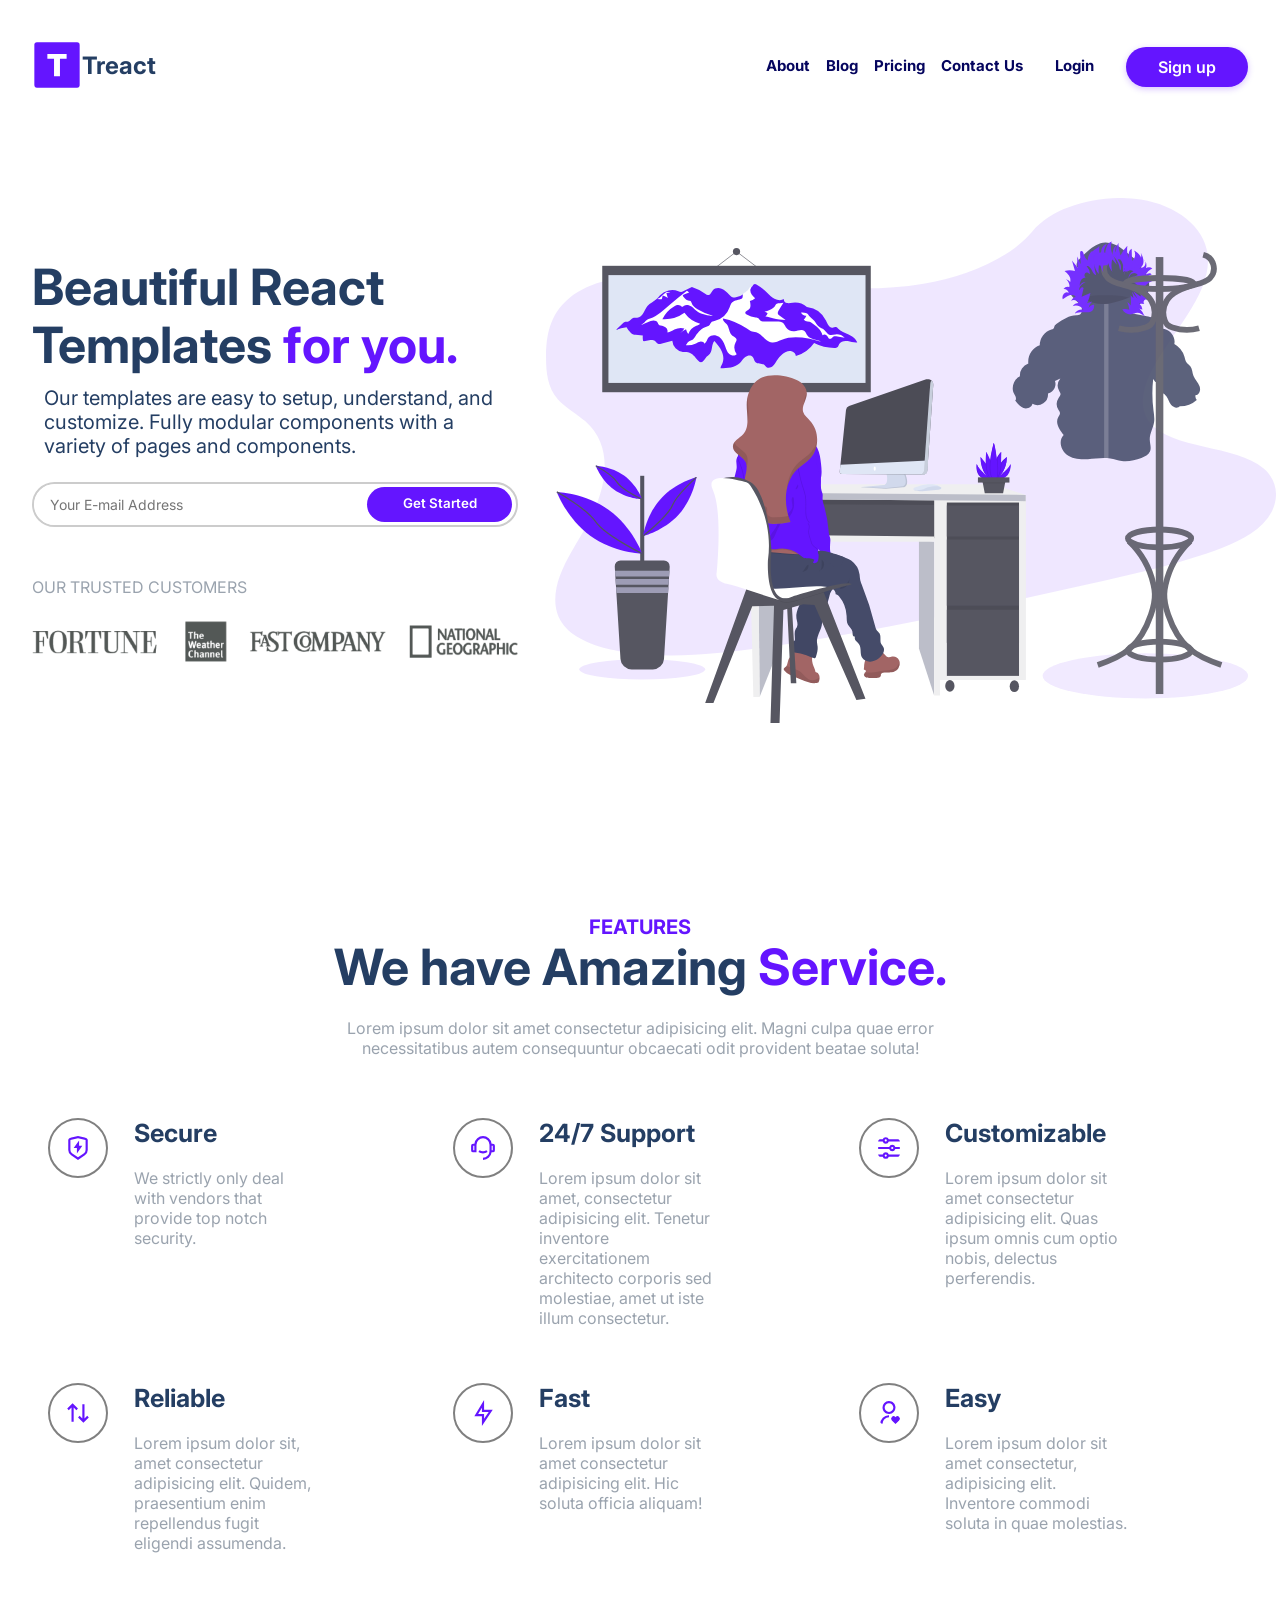
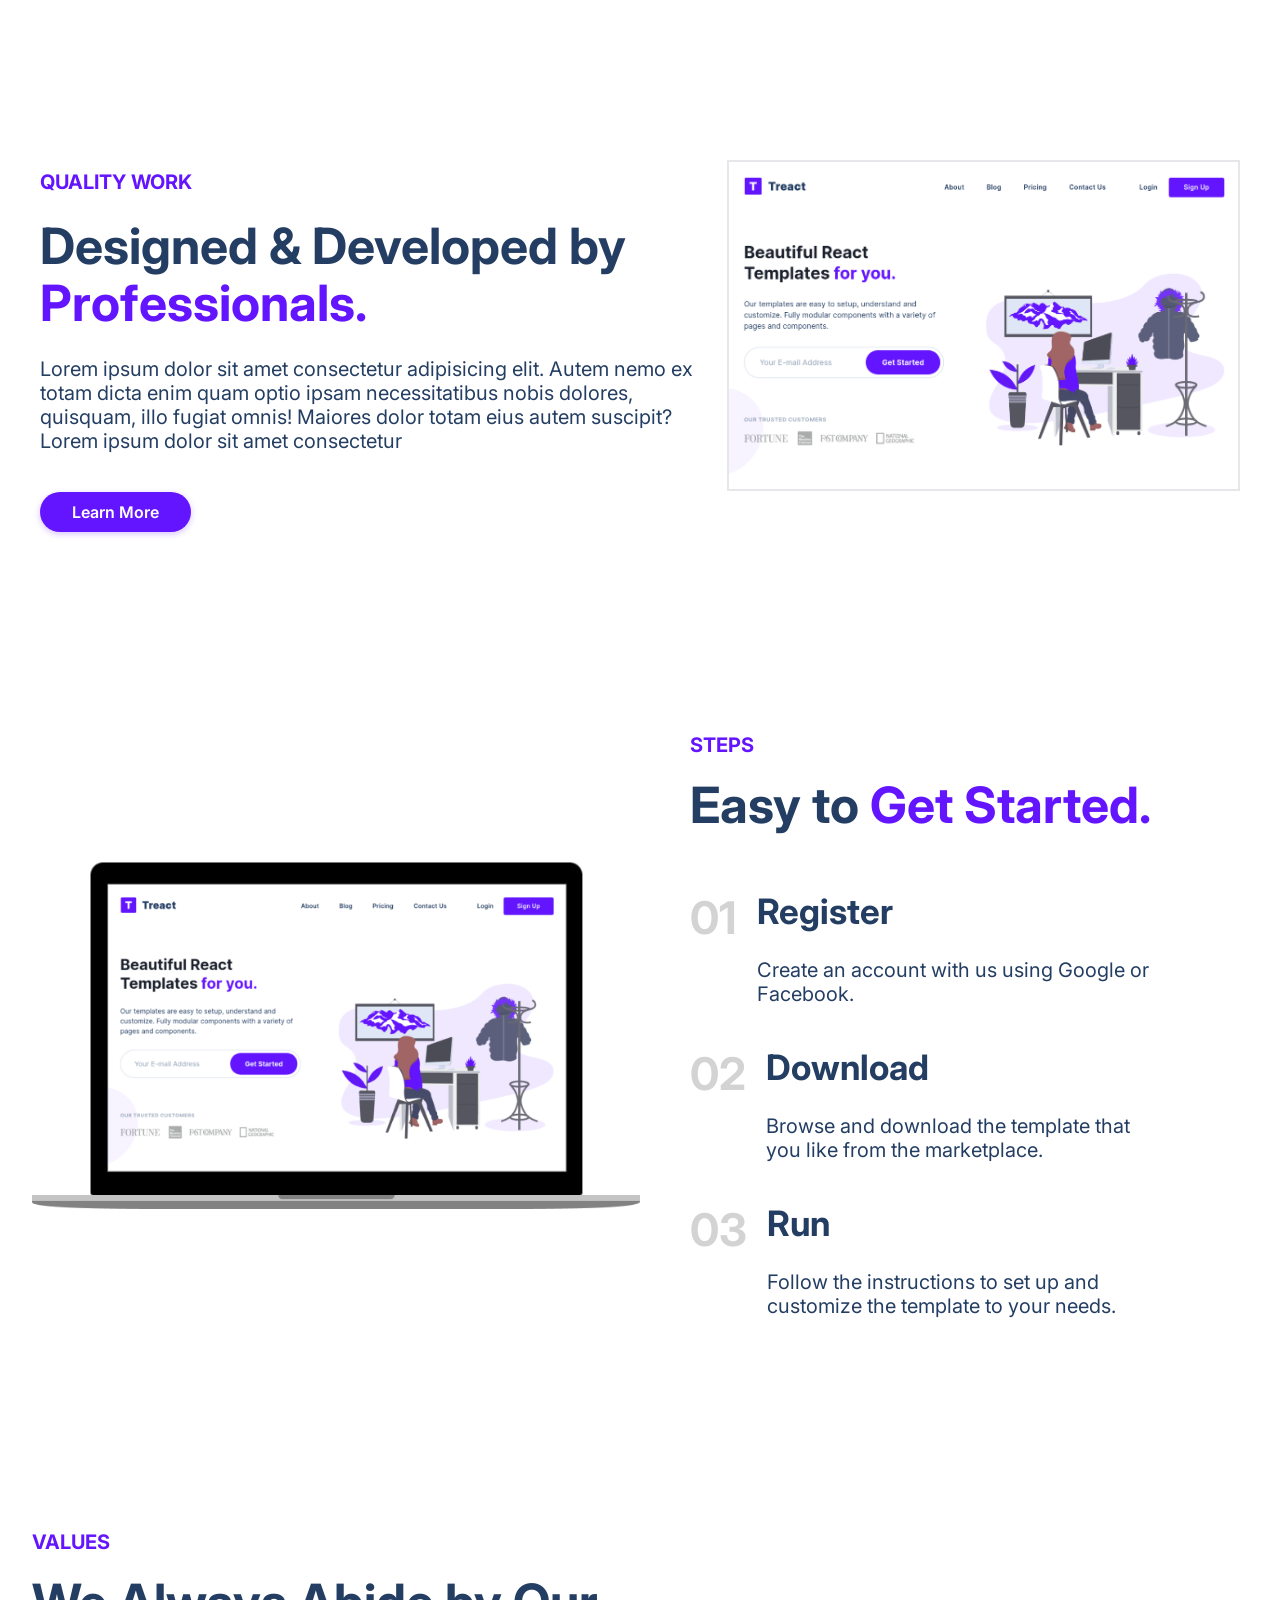
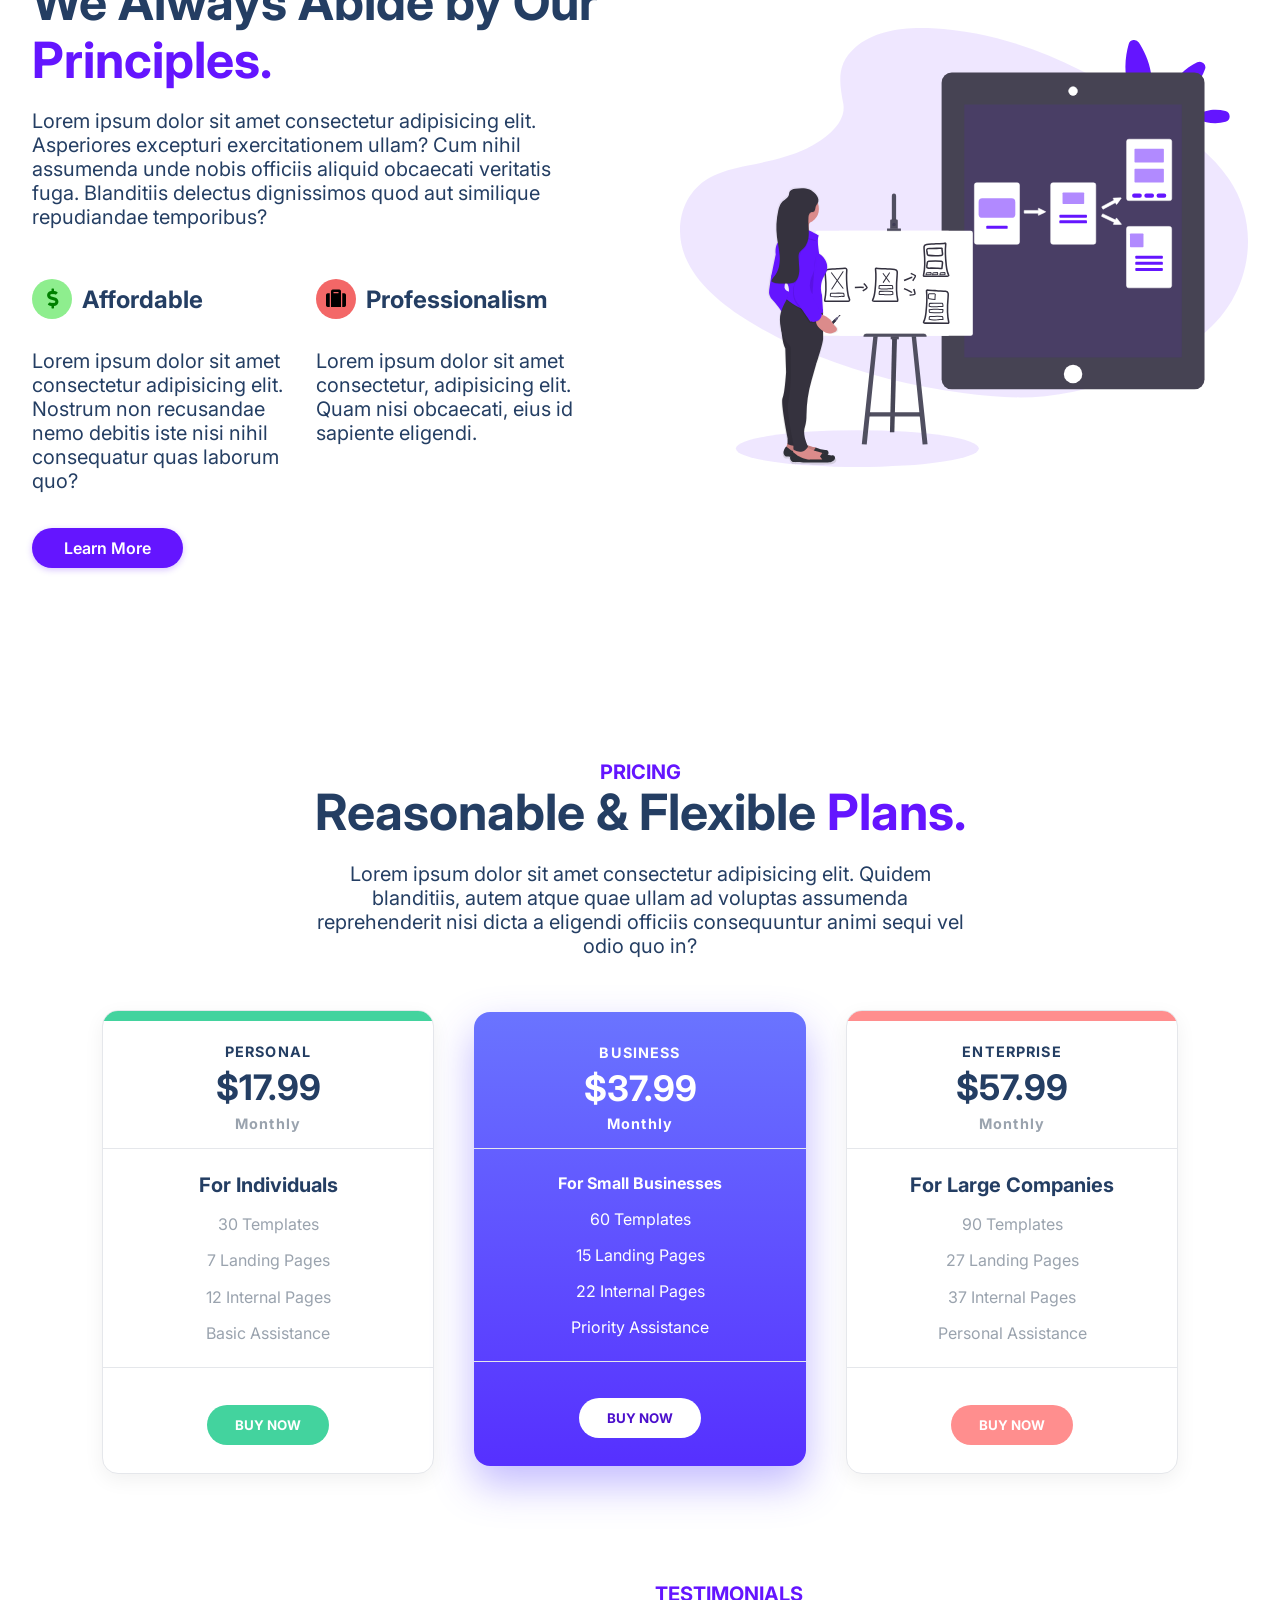
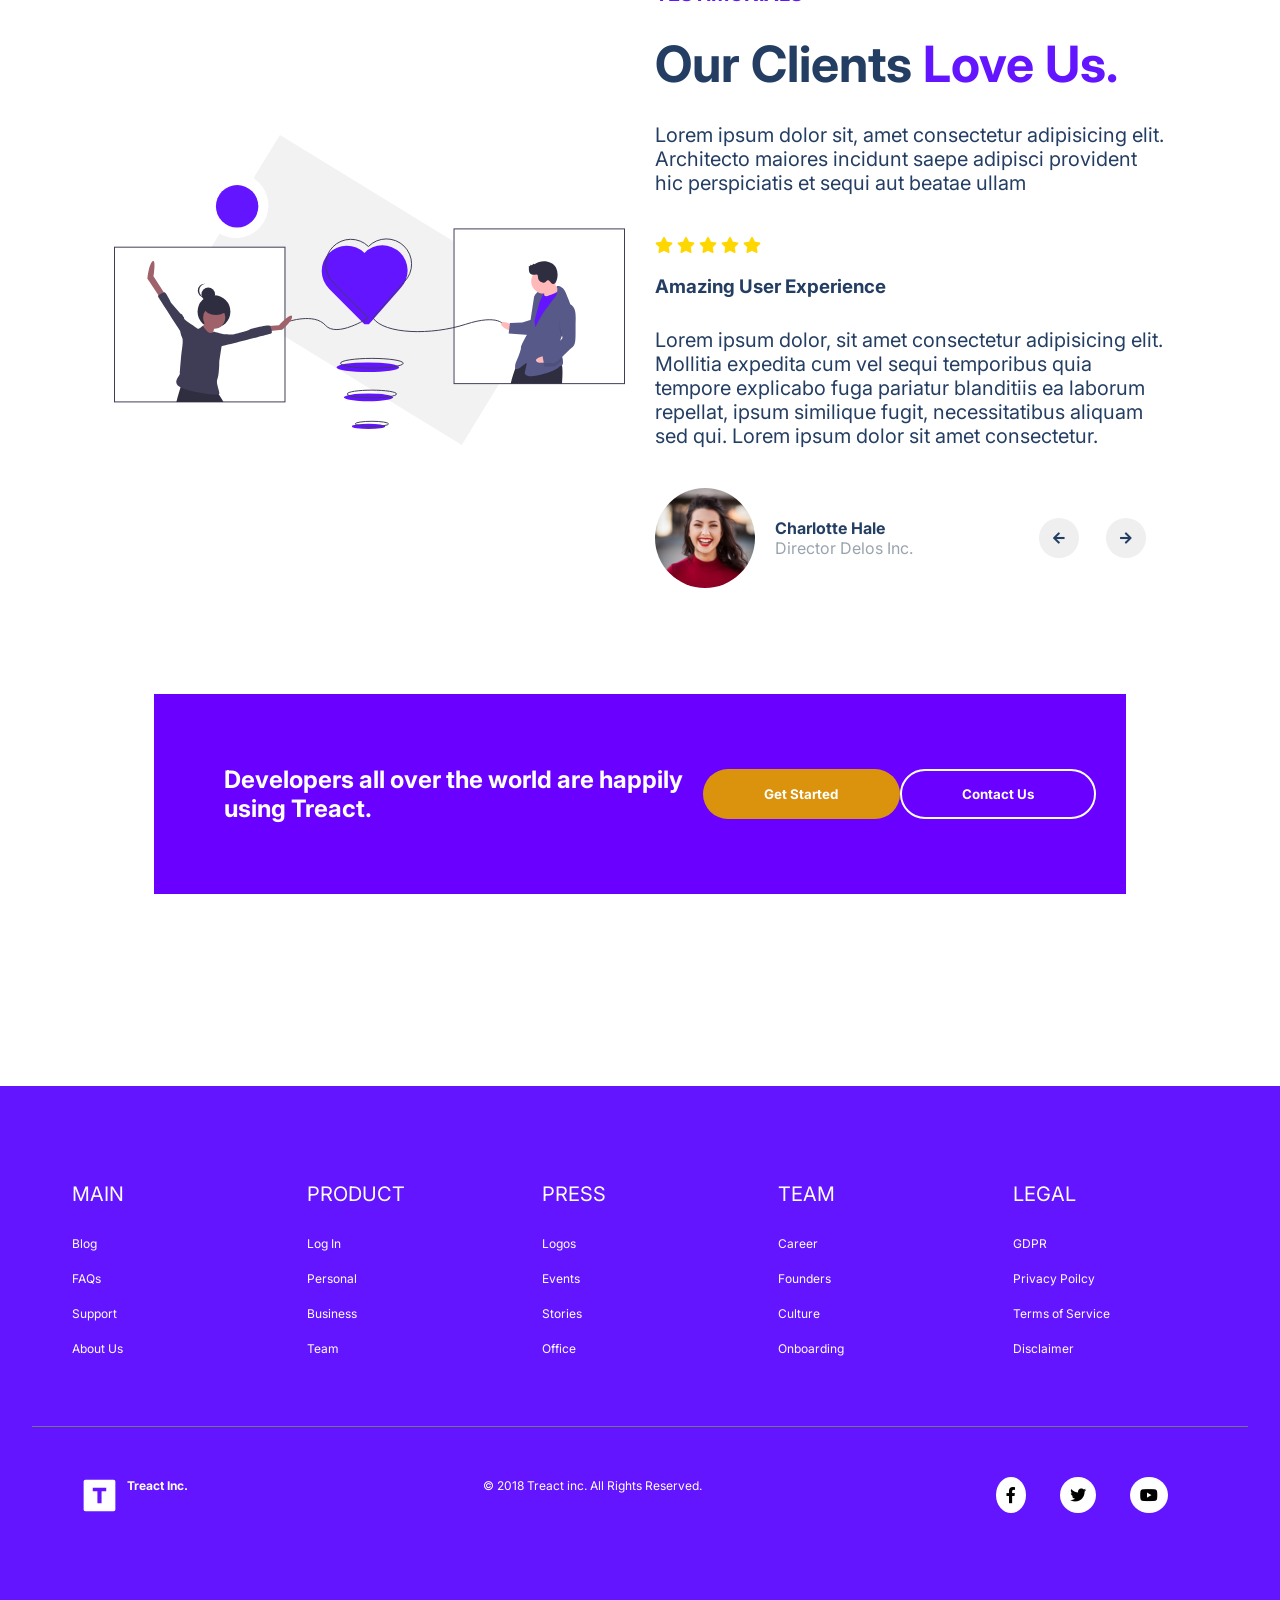
<file: index.html>
<!DOCTYPE html>
<html lang="en">
  <head>
    <meta charset="UTF-8" />
    <meta http-equiv="X-UA-Compatible" content="IE=edge" />
    <meta name="viewport" content="width=device-width, initial-scale=1.0" />
    <title>Templates</title>
    <link rel="stylesheet" href="style.css" />
    <link
      rel="stylesheet"
      href="https://pro.fontawesome.com/releases/v5.10.0/css/all.css"
      integrity="sha384-AYmEC3Yw5cVb3ZcuHtOA93w35dYTsvhLPVnYs9eStHfGJvOvKxVfELGroGkvsg+p"
      crossorigin="anonymous"
    />
    <script src="script.js"></script>
  </head>

  <body>
    <section id="landing">
      <nav>
        <div class="row nav__row">
          <div class="nav__logo">
            <img
              class="logo"
              src="./assets/logo.2c489fc453a1783cbadacf914efa3df6.svg"
              alt="logo"
            />
            <h2>Treact</h2>
          </div>
          <ul class="nav__links">
            <li><a href="#" class="nav__link">About</a></li>
            <li><a href="#" class="nav__link">Blog</a></li>
            <li><a href="#pricing" class="nav__link">Pricing</a></li>
            <li><a href="#" class="nav__link">Contact Us</a></li>
            <li><a href="#" class="nav__link nav__link--right">Login</a></li>
            <li>
              <a
                href="#features"
                class="nav__link nav__link--right nav__link--primary"
                >Sign up</a
              >
            </li>
          </ul>
          <button class="btn__menu" onclick="openMenu()">
                    <svg xmlns="http://www.w3.org/2000/svg" width="24" height="24" viewBox="0 0 24 24" fill="none"
                        stroke="currentColor" stroke-width="2" stroke-linecap="round" stroke-linejoin="round"
                        class="btn__menu--svg">
                        <line x1="3" y1="12" x2="21" y2="12"></line>
                        <line x1="3" y1="6" x2="21" y2="6"></line>
                        <line x1="3" y1="18" x2="21" y2="18"></line>
                    </svg>
                </button>
        </div>
      </nav>

      <div class="modal">
        <button class="btn__menu btn__menu--close" onclick="closeMenu()">
          <svg
            xmlns="http://www.w3.org/2000/svg"
            width="24"
            height="24"
            viewBox="0 0 24 24"
            fill="none"
            stroke="currentColor"
            stroke-width="2"
            stroke-linecap="round"
            stroke-linejoin="round"
            class="light___StyledCloseIcon-lj69nl-14 fASujC"
          >
            <line x1="18" y1="6" x2="6" y2="18"></line>
            <line x1="6" y1="6" x2="18" y2="18"></line>
          </svg>
        </button>
        <div class="modal__links">
          <a href="#" class="modal__link">About</a>
          <a href="#" class="modal__link">Blog</a>
          <a href="#pricing" class="modal__link">Pricing</a>
          <a href="#" class="modal__link">Contact Us</a>
          <a href="#" class="modal__link">Login</a>
          <a href="#" class="modal__link modal__link--primary">Sign Up</a>
        </div>
      </div>

      <header>
        <div class="container">
          <div class="row">
            <div class="about">
              <div class="about__left">
                <h1 class="section__title">
                  Beautiful React Templates <span class="purple">for you.</span>
                </h1>
                <p class="about__description">
                  Our templates are easy to setup, understand, and customize.
                  Fully modular components with a variety of pages and
                  components.
                </p>
                <div class="email__container">
                  <input
                    type="email"
                    name="email"
                    id="email"
                    placeholder="Your E-mail Address"
                  />
                  <button type="submit" class="btn__get--started">
                    Get Started
                  </button>
                </div>
                <p class="grey_text">OUR TRUSTED CUSTOMERS</p>
                <img
                  class="about__trusted--customers"
                  src="./assets/customers-logo-strip.680ac7c2e8ae28161d2c.png"
                  alt=""
                />
              </div>
              <div class="about__picture">
                <img
                  src="./assets/design-illustration-2.6da6a00b20c07c4a9b65d1870679e1b8.svg"
                  alt=""
                />
              </div>
            </div>
          </div>
        </div>
      </header>
    </section>

    <main>
      <section id="features">
        <div class="container">
          <div class="row">
            <div class="row__narrow">
              <p class="title"><span class="purple">FEATURES</span></p>
              <h1 class="section__title">
                We have Amazing <span class="purple">Service.</span>
              </h1>
              <p class="grey_text features__description">
                Lorem ipsum dolor sit amet consectetur adipisicing elit. Magni
                culpa quae error necessitatibus autem consequuntur obcaecati
                odit provident beatae soluta!
              </p>
            </div>
            <div class="services">
              <div class="service">
                <img
                  class="features__img"
                  src="./assets/shield-icon.daefe14b320b14fbd9cbd18908ac93ec.svg"
                  alt="shield-icon"
                />
                <div class="service__description">
                  <h3 class="features__sub-heading">Secure</h3>
                  <p class="grey_text features__text">
                    We strictly only deal with vendors that provide top notch
                    security.
                  </p>
                </div>
              </div>
              <div class="service">
                <img
                  class="features__img"
                  src="./assets/support-icon.f9253ffa8cb6ffde5bbaa05eb5136375.svg"
                  alt=""
                />
                <div class="service__description">
                  <h3 class="features__sub-heading">24/7 Support</h3>
                  <p class="grey_text features__text">
                    Lorem ipsum dolor sit amet, consectetur adipisicing elit.
                    Tenetur inventore exercitationem architecto corporis sed
                    molestiae, amet ut iste illum consectetur.
                  </p>
                </div>
              </div>
              <div class="service">
                <img
                  class="features__img"
                  src="./assets/customize-icon.367468c90fd796009b97fbfba67b2c6a.svg"
                  alt=""
                />
                <div class="service__description">
                  <h3 class="features__sub-heading">Customizable</h3>
                  <p class="grey_text features__text">
                    Lorem ipsum dolor sit amet consectetur adipisicing elit.
                    Quas ipsum omnis cum optio nobis, delectus perferendis.
                  </p>
                </div>
              </div>
              <div class="service">
                <img
                  class="features__img"
                  src="./assets/reliable-icon.1367510a8f0a1bec76dc425d25f92f43.svg"
                  alt=""
                />
                <div class="service__description">
                  <h3 class="features__sub-heading">Reliable</h3>
                  <p class="grey_text features__text">
                    Lorem ipsum dolor sit, amet consectetur adipisicing elit.
                    Quidem, praesentium enim repellendus fugit eligendi
                    assumenda.
                  </p>
                </div>
              </div>
              <div class="service">
                <img
                  class="features__img"
                  src="./assets/fast-icon.dbb971a73d4805d2fc3bcdacdb55beba.svg"
                  alt=""
                />
                <div class="service__description">
                  <h3 class="features__sub-heading">Fast</h3>
                  <p class="grey_text features__text">
                    Lorem ipsum dolor sit amet consectetur adipisicing elit. Hic
                    soluta officia aliquam!
                  </p>
                </div>
              </div>
              <div class="service">
                <img
                  class="features__img"
                  src="./assets/simple-icon.673b7e1750b2a4ef32907fc164828d00.svg"
                  alt=""
                />

                <div class="service__description">
                  <h3 class="features__sub-heading">Easy</h3>
                  <p class="grey_text features__text">
                    Lorem ipsum dolor sit amet consectetur, adipisicing elit.
                    Inventore commodi soluta in quae molestias.
                  </p>
                </div>
              </div>
            </div>
          </div>
        </div>
      </section>

      <section id="quality">
        <div class="container">
          <div class="row">
            <div class="quality__description">
              <p class="title quality__spacing">
                <span class="purple">QUALITY WORK</span>
              </p>
              <h1 class="section__title quality__spacing">
                Designed & Developed by
                <span class="purple">Professionals.</span>
              </h1>
              <p class="quality__spacing">
                Lorem ipsum dolor sit amet consectetur adipisicing elit. Autem
                nemo ex totam dicta enim quam optio ipsam necessitatibus nobis
                dolores, quisquam, illo fugiat omnis! Maiores dolor totam eius
                autem suscipit? Lorem ipsum dolor sit amet consectetur
              </p>
              <button class="nav__link--primary quality__btn">
                Learn More
              </button>
            </div>
            <div class="quality__right">
              <img
                class="quality__img"
                src="./assets/hero-screenshot-1.40a097b525c2f8c9808e.png"
                alt=""
              />
            </div>
          </div>
        </div>
      </section>

      <section id="steps">
        <div class="container">
          <div class="row steps">
            <img
              class="steps__img"
              src="./assets/hero-screenshot-2.241aac1fbc66db29d873.png"
              alt="Product screenshot"
            />

            <div class="steps__text">
              <p class="title"><span class="purple">STEPS</span></p>
              <h1 class="section__title">
                Easy to <span class="purple">Get Started.</span>
              </h1>

              <div class="steps__list">
                <div class="step">
                  <div class="step__num">01</div>
                  <div class="step__body">
                    <h3>Register</h3>
                    <p class="step__description">Create an account with us using Google or Facebook.</p>
                  </div>
                </div>

                <div class="step">
                  <div class="step__num">02</div>
                  <div class="step__body">
                    <h3>Download</h3>
                    <p class="step__description">
                      Browse and download the template that you like from the
                      marketplace.
                    </p>
                  </div>
                </div>

                <div class="step">
                  <div class="step__num">03</div>
                  <div class="step__body">
                    <h3>Run</h3>
                    <p class="step__description">
                      Follow the instructions to set up and customize the
                      template to your needs.
                    </p>
                  </div>
                </div>
              </div>
            </div>
          </div>
        </div>
      </section>

      <section id="values">
        <div class="container">
          <div class="row">
            <div class="values__description">
              <p class="title"><span class="purple"> VALUES</span></p>
              <h1 class="section__title">
                We Always Abide by Our <span class="purple">Principles.</span>
              </h1>
              <p>
                Lorem ipsum dolor sit amet consectetur adipisicing elit.
                Asperiores excepturi exercitationem ullam? Cum nihil assumenda
                unde nobis officiis aliquid obcaecati veritatis fuga. Blanditiis
                delectus dignissimos quod aut similique repudiandae temporibus?
              </p>
              <div class="values__section">
                <div class="value">
                  <div class="values__section--title">
                    <div class="icon__circle--dollar">
                      <i class="fas fa-dollar-sign"></i>
                    </div>
                    <h2>Affordable</h2>
                  </div>
                  <p>
                    Lorem ipsum dolor sit amet consectetur adipisicing elit.
                    Nostrum non recusandae nemo debitis iste nisi nihil
                    consequatur quas laborum quo? 
                  </p>
                </div>
                <div class="right__value">
                  <div class="values__section--title">
                    <div class="icon__circle--case">
                      <i class="fas fa-suitcase"></i>
                    </div>
                    <h2 >Professionalism</h2>
                  </div>
                  <p>
                    Lorem ipsum dolor sit amet consectetur, adipisicing elit.
                    Quam nisi obcaecati, eius id sapiente eligendi.
                  </p>
                </div>
              </div>
              <button class="nav__link--primary quality__btn">
                Learn More
              </button>
            </div>
            <div class="value__right">
              <img
                class="values__img"
                src="./assets/prototype-illustration.21bc4b3f612a2f257c3d361067582485.svg"
                alt=""
              />
            </div>
          </div>
        </div>
      </section>

      <section id="pricing">
        <div class="container">
          <div class="row">
            <p class="title purple">PRICING</p>
            <h1 class="section__title">
              Reasonable & Flexible <span class="purple">Plans.</span>
            </h1>
            <p class="pricing__description">
              Lorem ipsum dolor sit amet consectetur adipisicing elit. Quidem
              blanditiis, autem atque quae ullam ad voluptas assumenda
              reprehenderit nisi dicta a eligendi officiis consequuntur animi
              sequi vel odio quo in?
            </p>
            <div class="plans">
              <div class="plan plan__personal">
                <div class="top__personal"></div>
                <h3>PERSONAL</h3>
                <h2>$17.99</h2>
                <h3 class="grey_text">Monthly</h3>
                <hr class="divider" />
                <p class="bold">For Individuals</p>
                <p class="grey_text">30 Templates</p>
                <p class="grey_text">7 Landing Pages</p>
                <p class="grey_text">12 Internal Pages</p>
                <p class="grey_text">Basic Assistance</p>
                <hr class="divider" />
                <button class="price__btn personal__btn">BUY NOW</button>
              </div>
              <div class="plan plan__business">
                <h3 class="white__text">BUSINESS</h3>
                <h2 class="white__text">$37.99</h2>
                <h3 class="white__text">Monthly</h3>
                <hr class="divider" />
                <p class="white__text bold">For Small Businesses</p>
                <p class="white__text">60 Templates</p>
                <p class="white__text">15 Landing Pages</p>
                <p class="white__text">22 Internal Pages</p>
                <p class="white__text">Priority Assistance</p>
                <hr class="divider" />
                <button class="price__btn business__btn">BUY NOW</button>
              </div>

              <div class="plan plan__enterprise">
                <div class="top__enterprise"></div>
                <h3>ENTERPRISE</h3>
                <h2>$57.99</h2>
                <h3 class="grey_text">Monthly</h3>
                <hr class="divider" />
                <p class="bold">For Large Companies</p>
                <p class="grey_text">90 Templates</p>
                <p class="grey_text">27 Landing Pages</p>
                <p class="grey_text">37 Internal Pages</p>
                <p class="grey_text">Personal Assistance</p>
                <hr class="divider" />
                <button class="price__btn enterprise__btn">BUY NOW</button>
              </div>
            </div>
          </div>
        </div>
      </section>

      <section id="testimonials">
        <div class="container">
          <div class="row">
            <div class="test__left">
              <img
                class="test__img"
                src="./assets/love-illustration.c759090fa833369ad6ffb6eb19cacb3e.svg"
                alt=""
              />
            </div>
            <div class="test__text">
              <p class="test__title title purple">TESTIMONIALS</p>
              <h1 class="section__title test__title">
                Our Clients <span class="purple">Love Us.</span>
              </h1>
              <p class="test__descritpion">
                Lorem ipsum dolor sit, amet consectetur adipisicing elit.
                Architecto maiores incidunt saepe adipisci provident hic
                perspiciatis et sequi aut beatae ullam 
              </p>
              <i class="fas fa-star"></i>
              <i class="fas fa-star"></i>
              <i class="fas fa-star"></i>
              <i class="fas fa-star"></i>
              <i class="fas fa-star"></i>
              <h3>Amazing User Experience</h3>
              <p class="user__experience">
                Lorem ipsum dolor, sit amet consectetur adipisicing elit.
                Mollitia expedita cum vel sequi temporibus quia tempore
                explicabo fuga pariatur blanditiis ea laborum repellat, ipsum
                similique fugit, necessitatibus aliquam sed qui. Lorem ipsum dolor sit amet consectetur.
              </p>
              <div class="customer">
                <img
                  class="happy__customer"
                  src="./assets/photo-1494790108377-be9c29b29330.avif"
                  alt=""
                />
                <div class="customer__description">
                  <h4>Charlotte Hale</h4>
                  <p class="grey_text">Director Delos Inc.</p>
                </div>
                <div class="arrows">
                  <button class="arrow-btn">
                    <i class="fas fa-arrow-left"></i>
                  </button>
                  <button class="arrow-btn">
                    <i class="fas fa-arrow-right"></i>
                  </button>
                </div>
              </div>
            </div>
          </div>
        </div>
      </section>

      <section id="start">
        <div class="container">
          <div class="row">
            <h2>Developers all over the world are happily using Treact.</h2>
            <button class="get__started">Get Started</button>
            <button class="contact__us">Contact Us</button>
          </div>
        </div>
      </section>
    </main>

    <footer>
      <div class="row footer__row">
        <div class="links">
          <div class="link">
            <p class="footer__text footer__title">MAIN</p>
            <a class="footer__text" href="#">Blog</a>
            <a class="footer__text" href="#">FAQs</a>
            <a class="footer__text" href="#">Support</a>
            <a class="footer__text" href="#">About Us</a>
          </div>
          <div class="link">
            <p class="footer__text footer__title">PRODUCT</p>
            <a class="footer__text" href="#">Log In</a>
            <a class="footer__text" href="#">Personal</a>
            <a class="footer__text"href="#">Business</a>
            <a class="footer__text" href="#">Team</a>
          </div>
          <div class="link">
            <p class="footer__text footer__title">PRESS</p>
            <a class="footer__text" href="#">Logos</a>
            <a class="footer__text" href="#">Events</a>
            <a class="footer__text" href="#">Stories</a>
            <a class="footer__text" href="#">Office</a>
          </div>
          <div class="link">
            <p class="footer__text footer__title">TEAM</p>
            <a class="footer__text" href="#">Career</a>
            <a class="footer__text" href="#">Founders</a>
            <a class="footer__text" href="#">Culture</a>
            <a class="footer__text" href="#">Onboarding</a>
          </div>
          <div class="link">
            <p class="footer__text footer__title">LEGAL</p>
            <a class="footer__text" href="#">GDPR</a>
            <a class="footer__text" href="#">Privacy Poilcy</a>
            <a class="footer__text" href="#">Terms of Service</a>
            <a class="footer__text" href="#">Disclaimer</a>
          </div>
        </div>
        <hr class="footer__divider" />
        <div class="footer__info">
          
          <div class="footer__left">
            <img
              class="footer__img"
              src="./assets/logo-light.d9a5d1b5be5ea077b26864fdfc2e96a4.svg"
              alt=""
            />
            <h2 class="footer__text">Treact Inc.</h2>
          </div>
          <p class="footer__text">&copy; 2018 Treact inc. All Rights Reserved.</p>
          <div>
            <a href="#" class="social-icon"
              ><i class="fab fa-facebook-f"></i
            ></a>
            <a href="#" class="social-icon"><i class="fab fa-twitter"></i></a>
            <a href="#" class="social-icon"><i class="fab fa-youtube"></i></a>
          </div>
        </div>
      </div>
    </footer>
  </body>
</html>
</file>
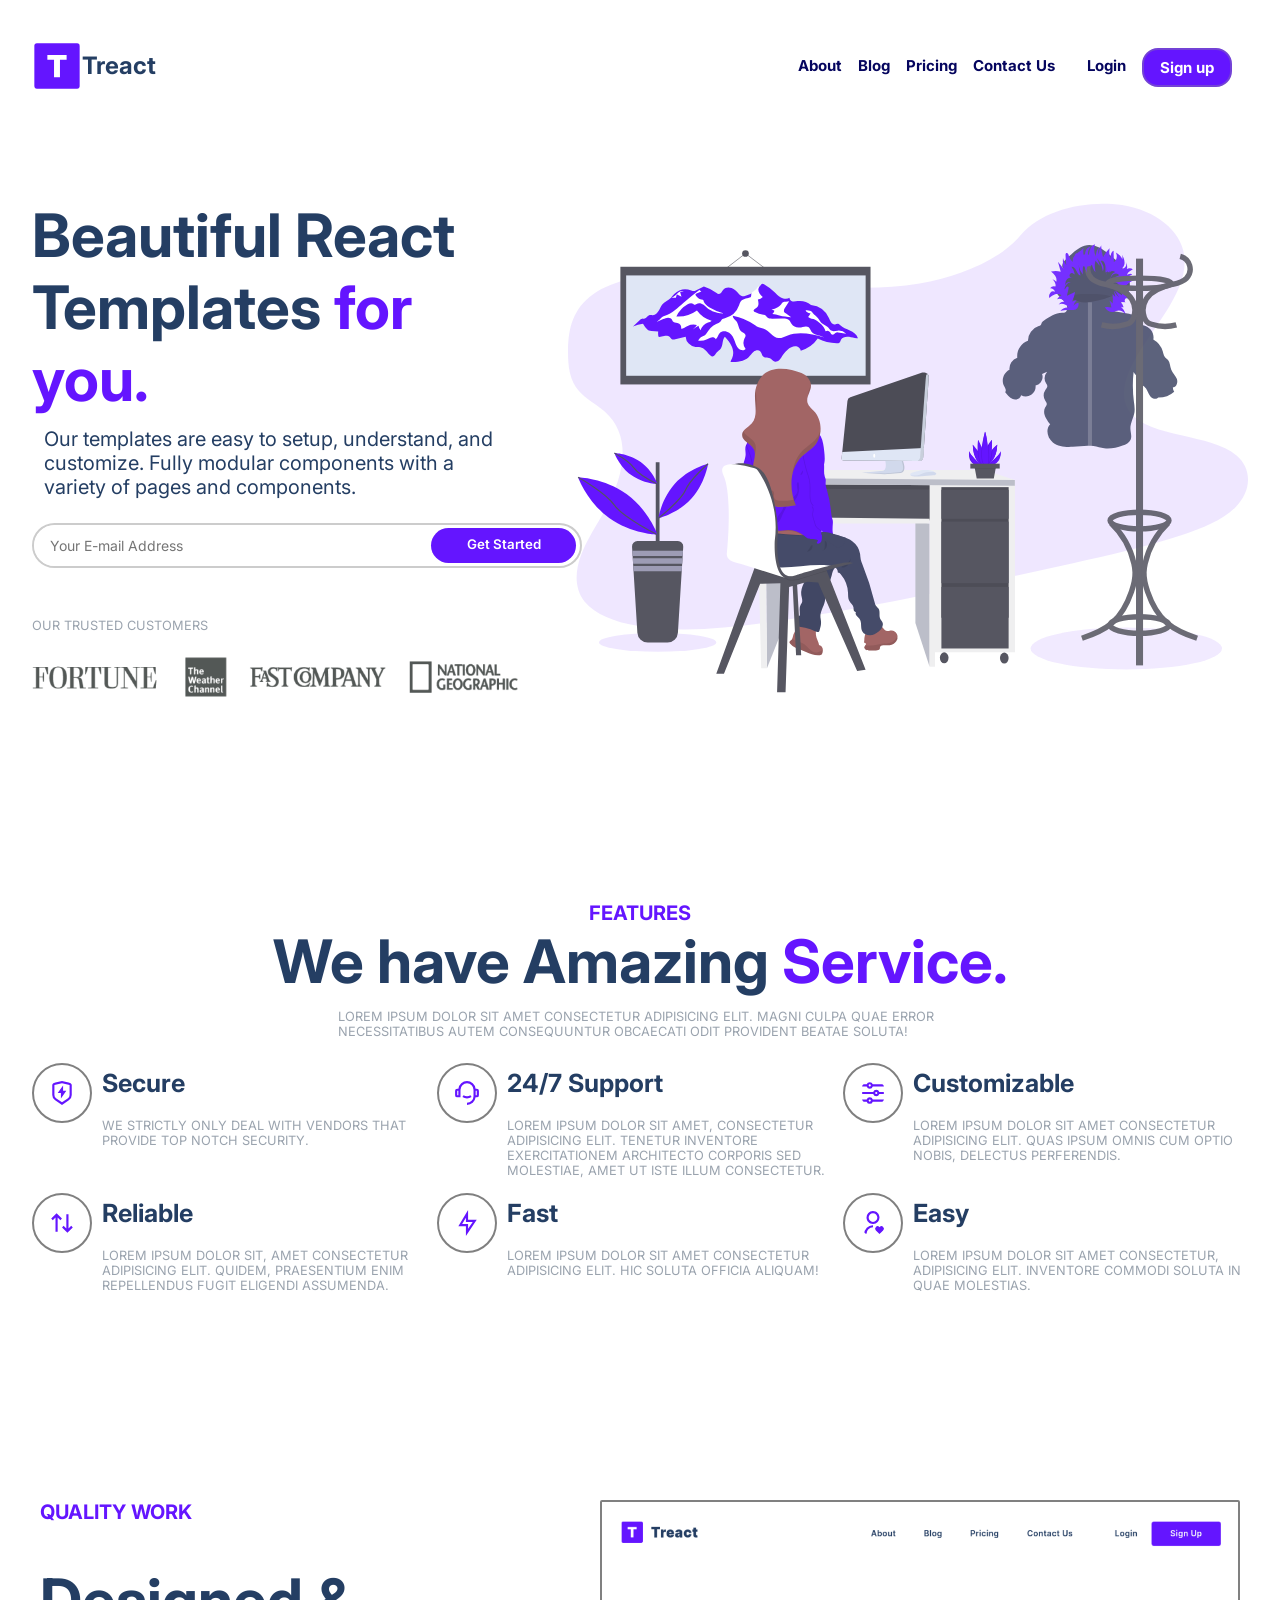
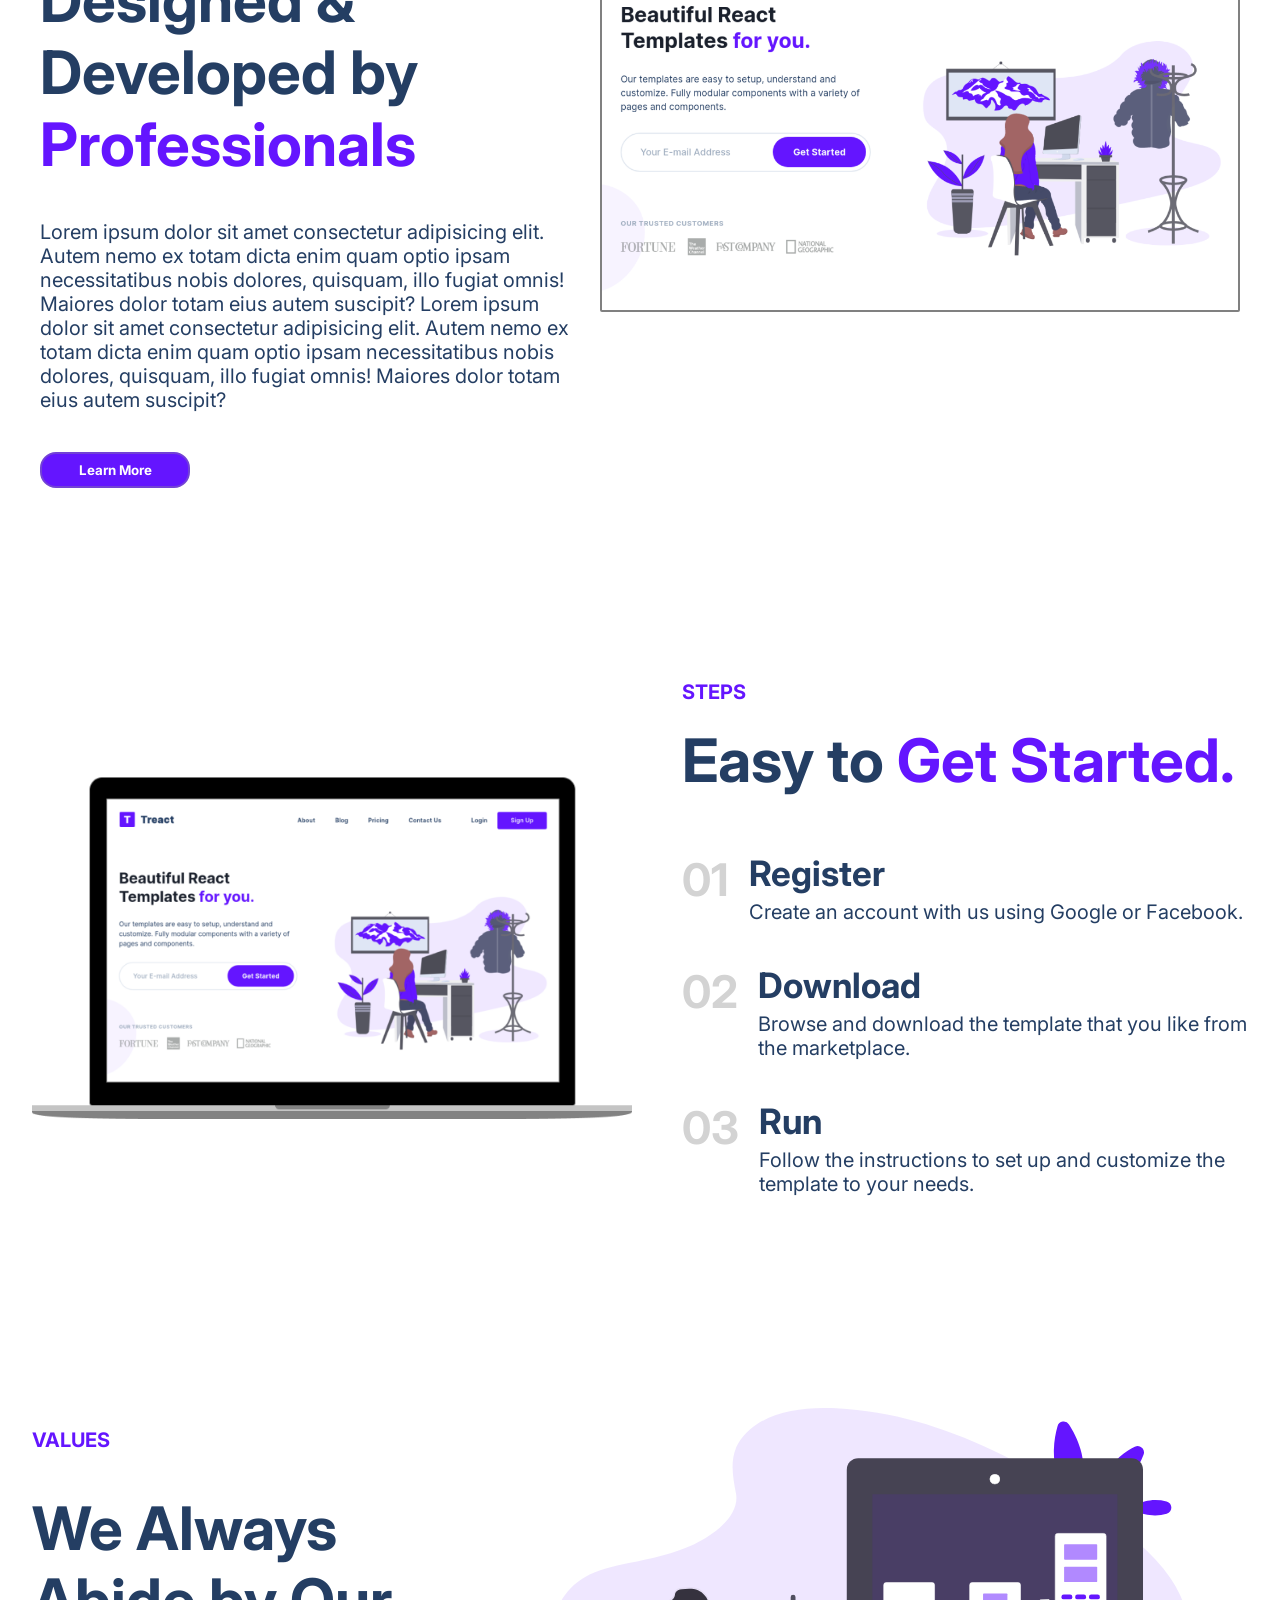
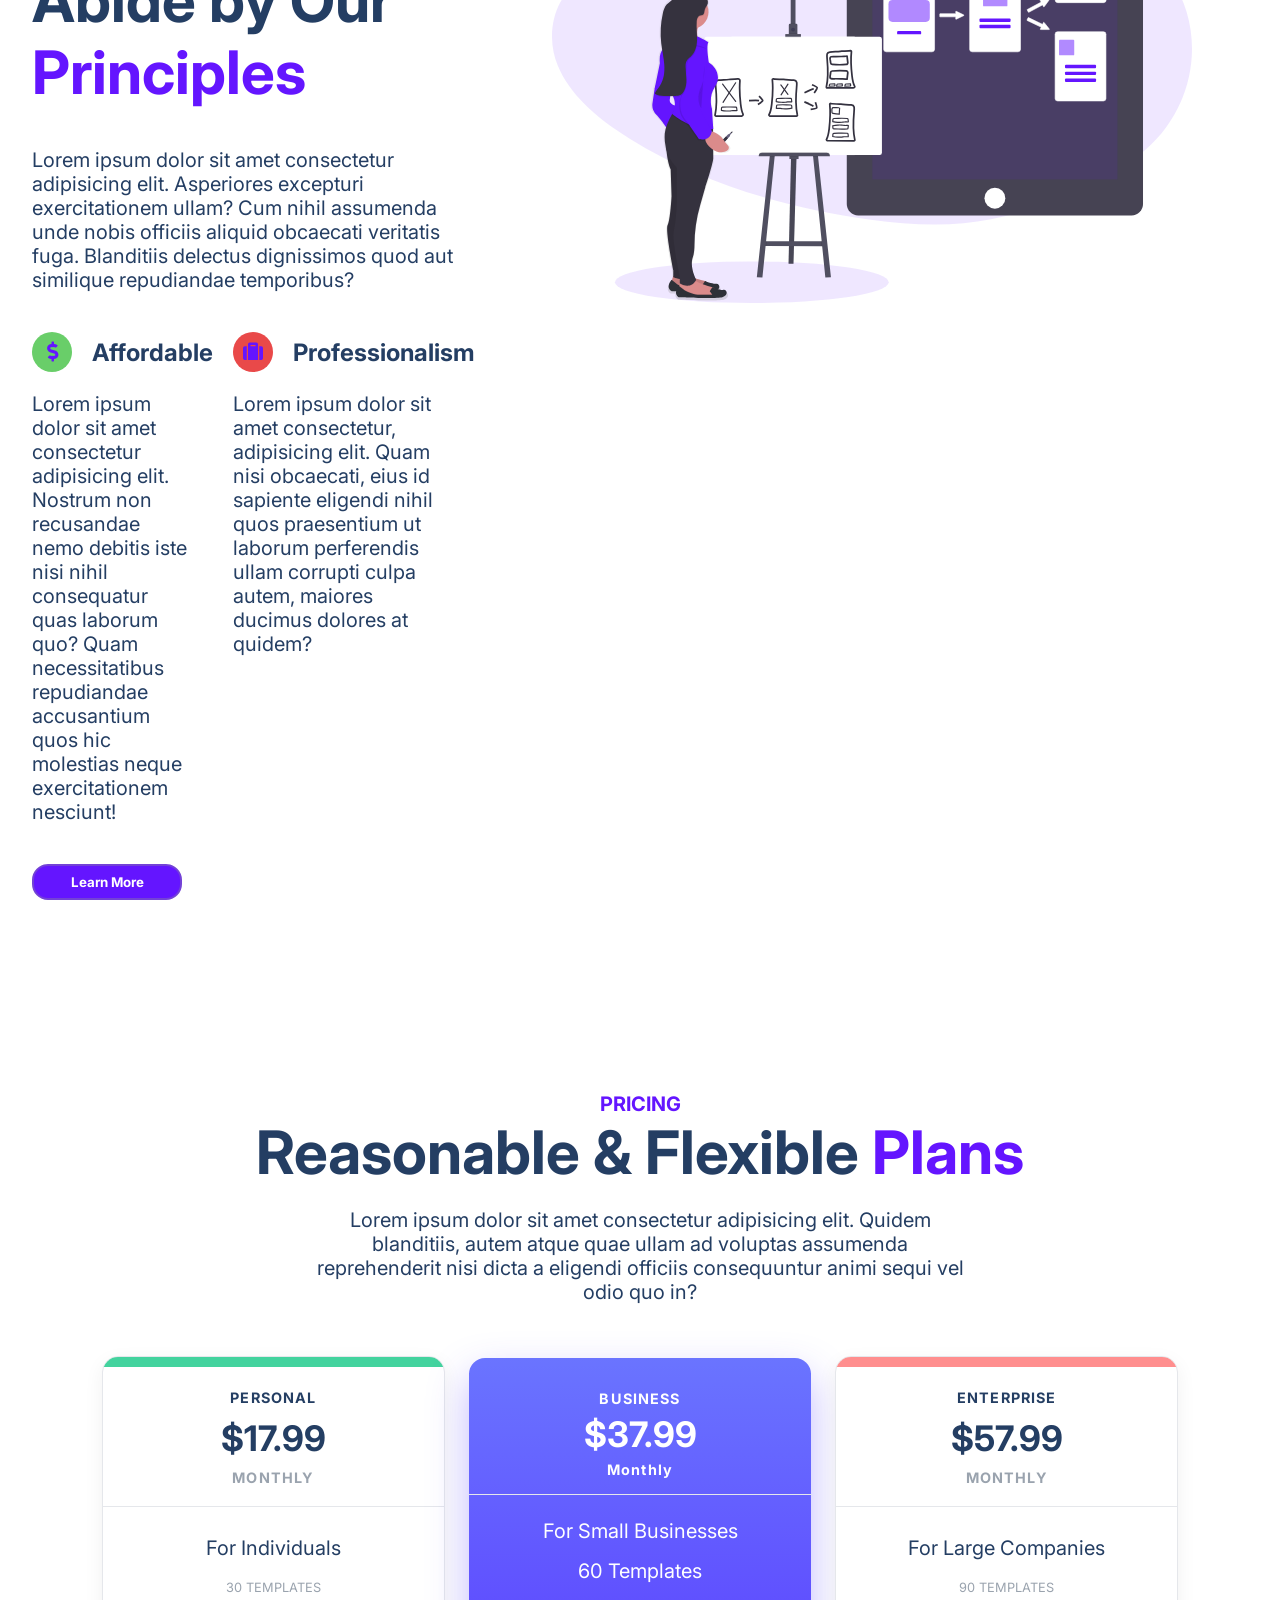
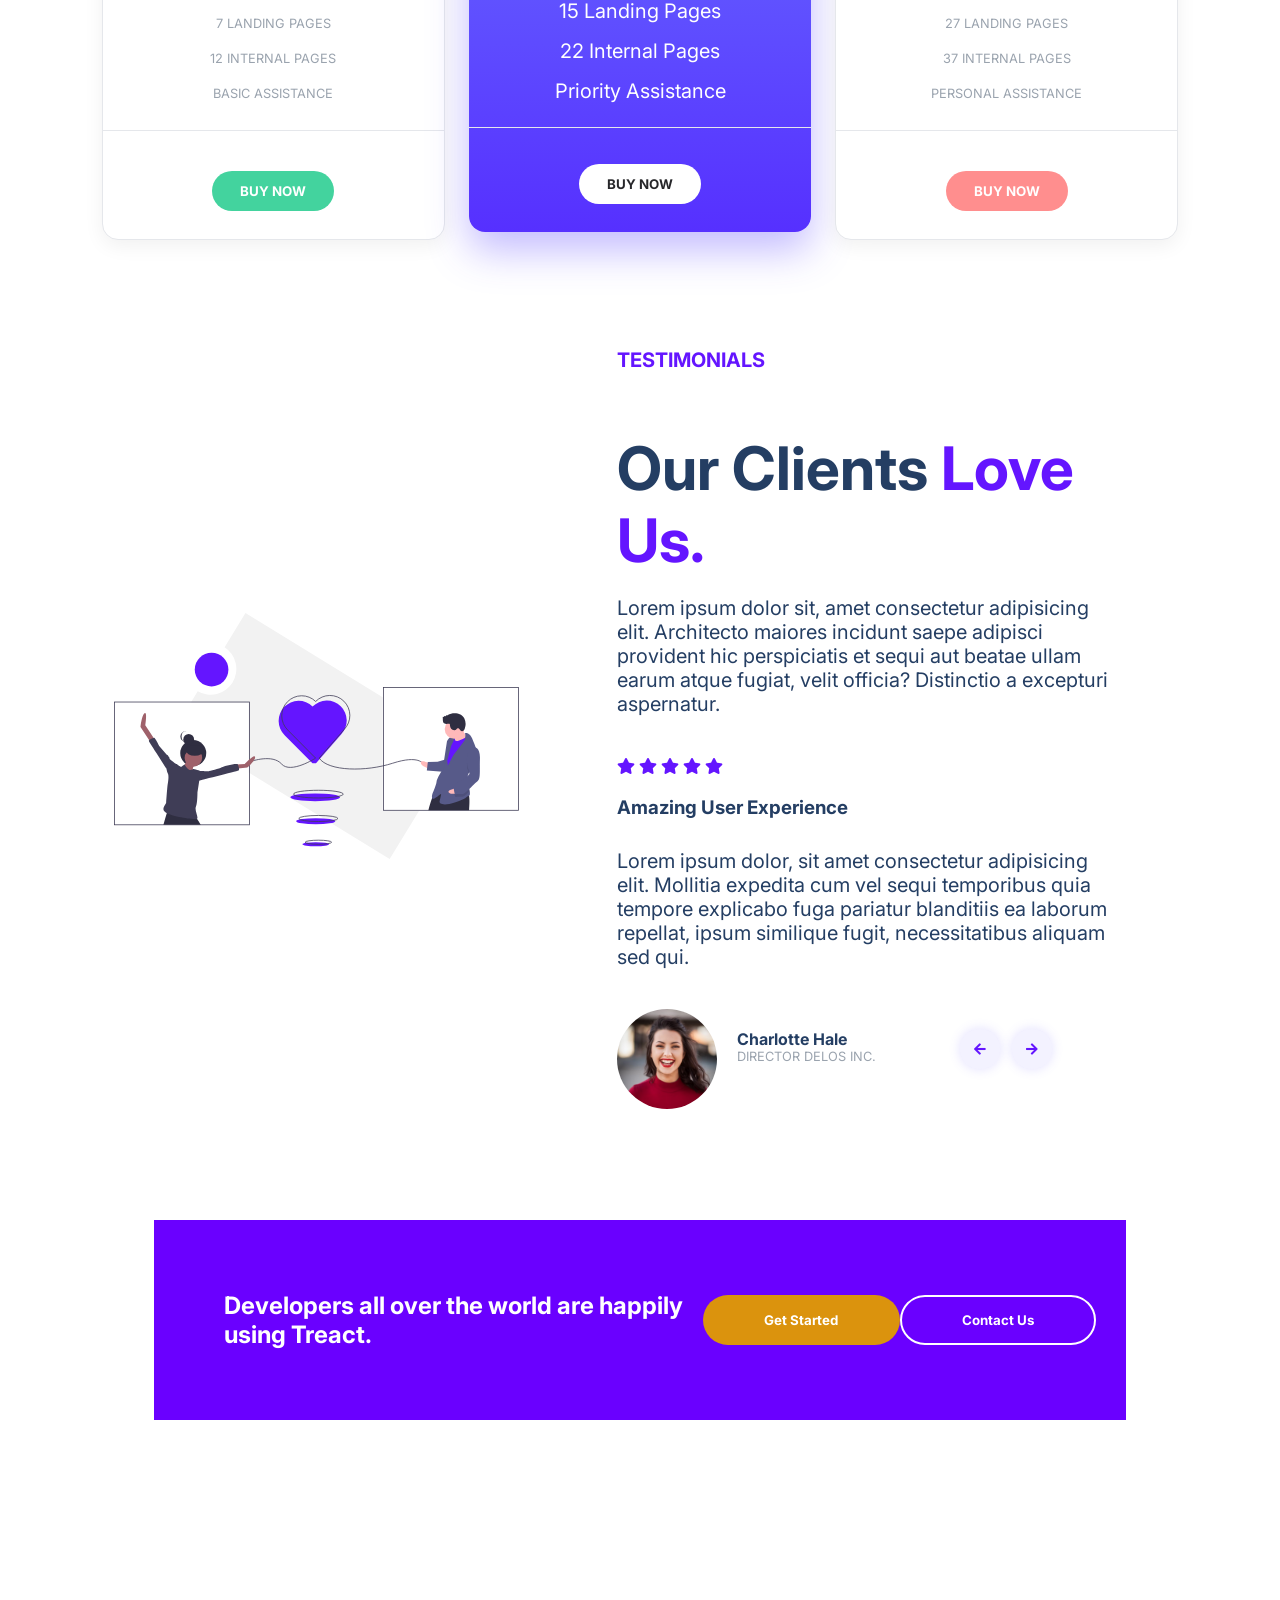
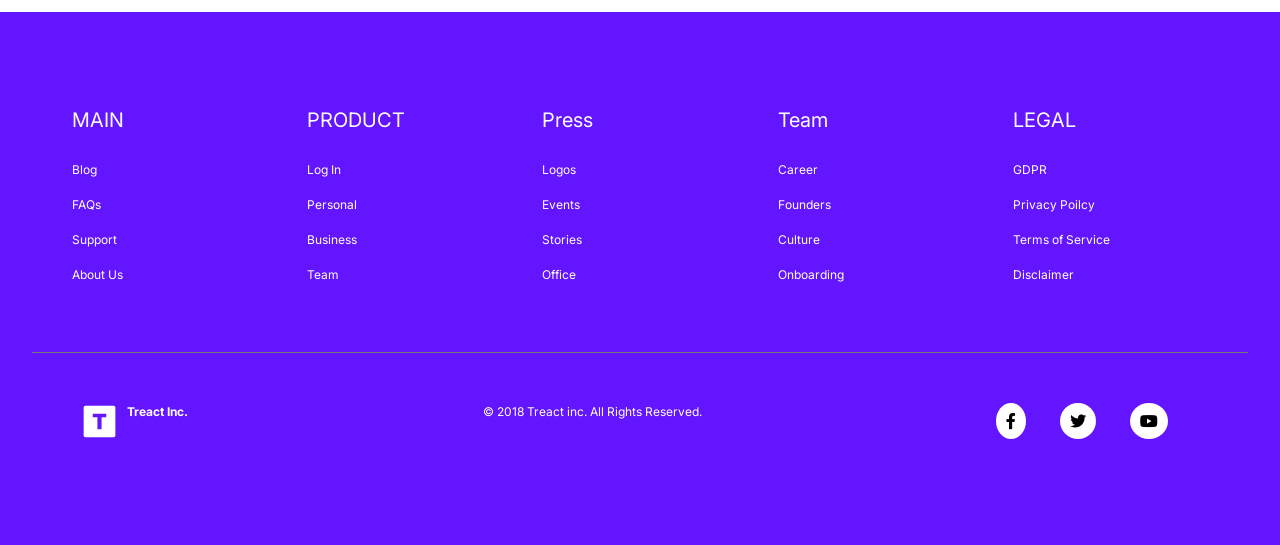
<file: Treact-Site/index.html>
<!DOCTYPE html>
<html lang="en">
  <head>
    <meta charset="UTF-8" />
    <meta http-equiv="X-UA-Compatible" content="IE=edge" />
    <meta name="viewport" content="width=device-width, initial-scale=1.0" />
    <title>Templates</title>
    <link rel="stylesheet" href="style.css" />
    <link
      rel="stylesheet"
      href="https://pro.fontawesome.com/releases/v5.10.0/css/all.css"
      integrity="sha384-AYmEC3Yw5cVb3ZcuHtOA93w35dYTsvhLPVnYs9eStHfGJvOvKxVfELGroGkvsg+p"
      crossorigin="anonymous"
    />
    <script src="script.js"></script>
  </head>

  <body>
    <section id="landing">
      <nav>
        <div class="row nav__row">
          <div class="nav__logo">
            <img
              class="logo"
              src="./assets/logo.2c489fc453a1783cbadacf914efa3df6.svg"
              alt="logo"
            />
            <h2>Treact</h2>
          </div>
          <ul class="nav__links">
            <li><a href="#" class="nav__link">About</a></li>
            <li><a href="#" class="nav__link">Blog</a></li>
            <li><a href="#" class="nav__link">Pricing</a></li>
            <li><a href="#" class="nav__link">Contact Us</a></li>
            <li><a href="#" class="nav__link nav__link--right">Login</a></li>
            <li>
              <a
                href="#features"
                class="nav__link nav__link--right nav__link--primary"
                >Sign up</a
              >
            </li>
          </ul>
          <button class="btn__menu" onclick="openMenu()">
                    <svg xmlns="http://www.w3.org/2000/svg" width="24" height="24" viewBox="0 0 24 24" fill="none"
                        stroke="currentColor" stroke-width="2" stroke-linecap="round" stroke-linejoin="round"
                        class="btn__menu--svg">
                        <line x1="3" y1="12" x2="21" y2="12"></line>
                        <line x1="3" y1="6" x2="21" y2="6"></line>
                        <line x1="3" y1="18" x2="21" y2="18"></line>
                    </svg>
                </button>
        </div>
      </nav>

      <div class="modal">
        <button class="btn__menu btn__menu--close" onclick="closeMenu()">
          <svg
            xmlns="http://www.w3.org/2000/svg"
            width="24"
            height="24"
            viewBox="0 0 24 24"
            fill="none"
            stroke="currentColor"
            stroke-width="2"
            stroke-linecap="round"
            stroke-linejoin="round"
            class="light___StyledCloseIcon-lj69nl-14 fASujC"
          >
            <line x1="18" y1="6" x2="6" y2="18"></line>
            <line x1="6" y1="6" x2="18" y2="18"></line>
          </svg>
        </button>
        <div class="modal__links">
          <a href="#" class="modal__link">About</a>
          <a href="#" class="modal__link">Blog</a>
          <a href="#" class="modal__link">Pricing</a>
          <a href="#" class="modal__link">Contact Us</a>
          <a href="#" class="modal__link">Login</a>
          <a href="#" class="modal__link modal__link--primary">Sign Up</a>
        </div>
      </div>

      <header>
        <div class="container">
          <div class="row">
            <div class="about">
              <div class="about__left">
                <h1 class="section__title">
                  Beautiful React Templates <span class="purple">for you.</span>
                </h1>
                <p class="about__description">
                  Our templates are easy to setup, understand, and customize.
                  Fully modular components with a variety of pages and
                  components.
                </p>
                <div class="email__container">
                  <input
                    type="email"
                    name="email"
                    id="email"
                    placeholder="Your E-mail Address"
                  />
                  <button type="submit" class="btn__get--started">
                    Get Started
                  </button>
                </div>
                <p class="grey_text">OUR TRUSTED CUSTOMERS</p>
                <img
                  class="about__trusted--customers"
                  src="./assets/customers-logo-strip.680ac7c2e8ae28161d2c.png"
                  alt=""
                />
              </div>
              <div class="about__picture">
                <img
                  src="./assets/design-illustration-2.6da6a00b20c07c4a9b65d1870679e1b8.svg"
                  alt=""
                />
              </div>
            </div>
          </div>
        </div>
      </header>
    </section>

    <main>
      <section id="features">
        <div class="container">
          <div class="row">
            <div class="row__narrow">
              <p class="title"><span class="purple">FEATURES</span></p>
              <h1 class="section__title">
                We have Amazing <span class="purple">Service.</span>
              </h1>
              <p class="grey_text features__description">
                Lorem ipsum dolor sit amet consectetur adipisicing elit. Magni
                culpa quae error necessitatibus autem consequuntur obcaecati
                odit provident beatae soluta!
              </p>
            </div>
            <div class="services">
              <div class="service">
                <img
                  class="features__img"
                  src="./assets/shield-icon.daefe14b320b14fbd9cbd18908ac93ec.svg"
                  alt="shield-icon"
                />
                <div class="service__description">
                  <h3 class="features__sub-heading">Secure</h3>
                  <p class="grey_text features__text">
                    We strictly only deal with vendors that provide top notch
                    security.
                  </p>
                </div>
              </div>
              <div class="service">
                <img
                  class="features__img"
                  src="./assets/support-icon.f9253ffa8cb6ffde5bbaa05eb5136375.svg"
                  alt=""
                />
                <div class="service__description">
                  <h3 class="features__sub-heading">24/7 Support</h3>
                  <p class="grey_text features__text">
                    Lorem ipsum dolor sit amet, consectetur adipisicing elit.
                    Tenetur inventore exercitationem architecto corporis sed
                    molestiae, amet ut iste illum consectetur.
                  </p>
                </div>
              </div>
              <div class="service">
                <img
                  class="features__img"
                  src="./assets/customize-icon.367468c90fd796009b97fbfba67b2c6a.svg"
                  alt=""
                />
                <div class="service__description">
                  <h3 class="features__sub-heading">Customizable</h3>
                  <p class="grey_text features__text">
                    Lorem ipsum dolor sit amet consectetur adipisicing elit.
                    Quas ipsum omnis cum optio nobis, delectus perferendis.
                  </p>
                </div>
              </div>
              <div class="service">
                <img
                  class="features__img"
                  src="./assets/reliable-icon.1367510a8f0a1bec76dc425d25f92f43.svg"
                  alt=""
                />
                <div class="service__description">
                  <h3 class="features__sub-heading">Reliable</h3>
                  <p class="grey_text features__text">
                    Lorem ipsum dolor sit, amet consectetur adipisicing elit.
                    Quidem, praesentium enim repellendus fugit eligendi
                    assumenda.
                  </p>
                </div>
              </div>
              <div class="service">
                <img
                  class="features__img"
                  src="./assets/fast-icon.dbb971a73d4805d2fc3bcdacdb55beba.svg"
                  alt=""
                />
                <div class="service__description">
                  <h3 class="features__sub-heading">Fast</h3>
                  <p class="grey_text features__text">
                    Lorem ipsum dolor sit amet consectetur adipisicing elit. Hic
                    soluta officia aliquam!
                  </p>
                </div>
              </div>
              <div class="service">
                <img
                  class="features__img"
                  src="./assets/simple-icon.673b7e1750b2a4ef32907fc164828d00.svg"
                  alt=""
                />

                <div class="service__description">
                  <h3 class="features__sub-heading">Easy</h3>
                  <p class="grey_text features__text">
                    Lorem ipsum dolor sit amet consectetur, adipisicing elit.
                    Inventore commodi soluta in quae molestias.
                  </p>
                </div>
              </div>
            </div>
          </div>
        </div>
      </section>

      <section id="quality">
        <div class="container">
          <div class="row">
            <div class="quality__description">
              <p class="title quality__spacing">
                <span class="purple">QUALITY WORK</span>
              </p>
              <h1 class="section__title quality__spacing">
                Designed & Developed by
                <span class="purple">Professionals</span>
              </h1>
              <p class="quality__spacing">
                Lorem ipsum dolor sit amet consectetur adipisicing elit. Autem
                nemo ex totam dicta enim quam optio ipsam necessitatibus nobis
                dolores, quisquam, illo fugiat omnis! Maiores dolor totam eius
                autem suscipit? Lorem ipsum dolor sit amet consectetur
                adipisicing elit. Autem nemo ex totam dicta enim quam optio
                ipsam necessitatibus nobis dolores, quisquam, illo fugiat omnis!
                Maiores dolor totam eius autem suscipit?
              </p>
              <button class="nav__link--primary quality__btn">
                Learn More
              </button>
              <!--What do you think about me reusing nav__link--primary? good or bad?-->
            </div>
            <div>
              <img
                class="quality__img"
                src="./assets/hero-screenshot-1.40a097b525c2f8c9808e.png"
                alt=""
              />
            </div>
            <!-- Enter Quality Work Section -->
          </div>
        </div>
      </section>

      <section id="steps">
        <div class="container">
          <div class="row steps">
            <img
              class="steps__img"
              src="./assets/hero-screenshot-2.241aac1fbc66db29d873.png"
              alt="Product screenshot"
            />

            <div class="steps__text">
              <p class="title"><span class="purple">STEPS</span></p>
              <h1 class="section__title">
                Easy to <span class="purple">Get Started.</span>
              </h1>

              <div class="steps__list">
                <div class="step">
                  <div class="step__num">01</div>
                  <div class="step__body">
                    <h3>Register</h3>
                    <p>Create an account with us using Google or Facebook.</p>
                  </div>
                </div>

                <div class="step">
                  <div class="step__num">02</div>
                  <div class="step__body">
                    <h3>Download</h3>
                    <p>
                      Browse and download the template that you like from the
                      marketplace.
                    </p>
                  </div>
                </div>

                <div class="step">
                  <div class="step__num">03</div>
                  <div class="step__body">
                    <h3>Run</h3>
                    <p>
                      Follow the instructions to set up and customize the
                      template to your needs.
                    </p>
                  </div>
                </div>
              </div>
            </div>
          </div>
        </div>
      </section>

      <section id="values">
        <div class="container">
          <div class="row">
            <div class="values__description">
              <p class="title"><span class="purple"> VALUES</span></p>
              <h1 class="section__title">
                We Always Abide by Our <span class="purple">Principles</span>
              </h1>
              <p>
                Lorem ipsum dolor sit amet consectetur adipisicing elit.
                Asperiores excepturi exercitationem ullam? Cum nihil assumenda
                unde nobis officiis aliquid obcaecati veritatis fuga. Blanditiis
                delectus dignissimos quod aut similique repudiandae temporibus?
              </p>
              <div class="values__section">
                <div class="value">
                  <div class="values__section--title">
                    <div class="icon__circle--dollar">
                      <i class="fas fa-dollar-sign"></i>
                    </div>
                    <h2>Affordable</h2>
                  </div>
                  <p>
                    Lorem ipsum dolor sit amet consectetur adipisicing elit.
                    Nostrum non recusandae nemo debitis iste nisi nihil
                    consequatur quas laborum quo? Quam necessitatibus
                    repudiandae accusantium quos hic molestias neque
                    exercitationem nesciunt!
                  </p>
                </div>
                <div class="value">
                  <div class="values__section--title">
                    <div class="icon__circle--case">
                      <i class="fas fa-suitcase"></i>
                    </div>
                    <h2>Professionalism</h2>
                  </div>
                  <p>
                    Lorem ipsum dolor sit amet consectetur, adipisicing elit.
                    Quam nisi obcaecati, eius id sapiente eligendi nihil quos
                    praesentium ut laborum perferendis ullam corrupti culpa
                    autem, maiores ducimus dolores at quidem?
                  </p>
                </div>
              </div>
              <button class="nav__link--primary quality__btn">
                Learn More
              </button>
            </div>
            <div class="value__right">
              <img
                class="values__img"
                src="./assets/prototype-illustration.21bc4b3f612a2f257c3d361067582485.svg"
                alt=""
              />
            </div>
          </div>
        </div>
      </section>

      <section id="pricing">
        <div class="container">
          <div class="row">
            <p class="title purple">PRICING</p>
            <h1 class="section__title">
              Reasonable & Flexible <span class="purple">Plans</span>
            </h1>
            <p class="pricing__description">
              Lorem ipsum dolor sit amet consectetur adipisicing elit. Quidem
              blanditiis, autem atque quae ullam ad voluptas assumenda
              reprehenderit nisi dicta a eligendi officiis consequuntur animi
              sequi vel odio quo in?
            </p>
            <div class="plans">
              <div class="plan plan__personal">
                <div class="top__personal"></div>
                <h3>PERSONAL</h3>
                <h2>$17.99</h2>
                <h3 class="grey_text">Monthly</h3>
                <hr class="divider" />
                <p>For Individuals</p>
                <p class="grey_text">30 Templates</p>
                <p class="grey_text">7 Landing Pages</p>
                <p class="grey_text">12 Internal Pages</p>
                <p class="grey_text">Basic Assistance</p>
                <hr class="divider" />
                <button class="price__btn personal__btn">BUY NOW</button>
              </div>
              <div class="plan plan__business">
                <h3 class="white__text">BUSINESS</h3>
                <h2 class="white__text">$37.99</h2>
                <h3 class="white__text">Monthly</h3>
                <hr class="divider" />
                <p class="white__text">For Small Businesses</p>
                <p class="white__text">60 Templates</p>
                <p class="white__text">15 Landing Pages</p>
                <p class="white__text">22 Internal Pages</p>
                <p class="white__text">Priority Assistance</p>
                <hr class="divider" />
                <button class="price__btn business__btn">BUY NOW</button>
              </div>

              <div class="plan plan__enterprise">
                <div class="top__enterprise"></div>
                <h3>ENTERPRISE</h3>
                <h2>$57.99</h2>
                <h3 class="grey_text">Monthly</h3>
                <hr class="divider" />
                <p>For Large Companies</p>
                <p class="grey_text">90 Templates</p>
                <p class="grey_text">27 Landing Pages</p>
                <p class="grey_text">37 Internal Pages</p>
                <p class="grey_text">Personal Assistance</p>
                <hr class="divider" />
                <button class="price__btn enterprise__btn">BUY NOW</button>
              </div>
            </div>
            <!-- Enter Pricing Section -->
          </div>
        </div>
      </section>

      <section id="testimonials">
        <div class="container">
          <div class="row">
            <div class="test__left">
              <img
                class="test__img"
                src="./assets/love-illustration.c759090fa833369ad6ffb6eb19cacb3e.svg"
                alt=""
              />
            </div>
            <div class="test__text">
              <p class="title purple">TESTIMONIALS</p>
              <h1 class="section__title test__title">
                Our Clients <span class="purple">Love Us.</span>
              </h1>
              <p class="test__descritpion">
                Lorem ipsum dolor sit, amet consectetur adipisicing elit.
                Architecto maiores incidunt saepe adipisci provident hic
                perspiciatis et sequi aut beatae ullam earum atque fugiat, velit
                officia? Distinctio a excepturi aspernatur.
              </p>
              <i class="fas fa-star"></i>
              <i class="fas fa-star"></i>
              <i class="fas fa-star"></i>
              <i class="fas fa-star"></i>
              <i class="fas fa-star"></i>
              <h3>Amazing User Experience</h3>
              <p class="user__experience">
                Lorem ipsum dolor, sit amet consectetur adipisicing elit.
                Mollitia expedita cum vel sequi temporibus quia tempore
                explicabo fuga pariatur blanditiis ea laborum repellat, ipsum
                similique fugit, necessitatibus aliquam sed qui.
              </p>
              <div class="customer">
                <img
                  class="happy__customer"
                  src="./assets/photo-1494790108377-be9c29b29330.avif"
                  alt=""
                />
                <div class="customer__description">
                  <h4>Charlotte Hale</h4>
                  <p class="grey_text">Director Delos Inc.</p>
                </div>
                <div class="arrows">
                  <button class="arrow-btn">
                    <i class="fas fa-arrow-left"></i>
                  </button>
                  <button class="arrow-btn">
                    <i class="fas fa-arrow-right"></i>
                  </button>
                </div>
              </div>
            </div>
          </div>
        </div>
      </section>

      <section id="start">
        <div class="container">
          <div class="row">
            <h2>Developers all over the world are happily using Treact.</h2>
            <button class="get__started">Get Started</button>
            <button class="contact__us">Contact Us</button>
            <!-- Enter "Start"/Call to action section -->
          </div>
        </div>
      </section>
    </main>

    <footer>
      <div class="row footer__row">
        <div class="links">
          <div class="link">
            <p class="footer__text footer__title">MAIN</p>
            <a class="footer__text" href="#">Blog</a>
            <a class="footer__text" href="#">FAQs</a>
            <a class="footer__text" href="#">Support</a>
            <a class="footer__text" href="#">About Us</a>
          </div>
          <div class="link">
            <p class="footer__text footer__title">PRODUCT</p>
            <a class="footer__text" href="#">Log In</a>
            <a class="footer__text" href="#">Personal</a>
            <a class="footer__text"href="#">Business</a>
            <a class="footer__text" href="#">Team</a>
          </div>
          <div class="link">
            <p class="footer__text footer__title">Press</p>
            <a class="footer__text" href="#">Logos</a>
            <a class="footer__text" href="#">Events</a>
            <a class="footer__text" href="#">Stories</a>
            <a class="footer__text" href="#">Office</a>
          </div>
          <div class="link">
            <p class="footer__text footer__title">Team</p>
            <a class="footer__text" href="#">Career</a>
            <a class="footer__text" href="#">Founders</a>
            <a class="footer__text" href="#">Culture</a>
            <a class="footer__text" href="#">Onboarding</a>
          </div>
          <div class="link">
            <p class="footer__text footer__title">LEGAL</p>
            <a class="footer__text" href="#">GDPR</a>
            <a class="footer__text" href="#">Privacy Poilcy</a>
            <a class="footer__text" href="#">Terms of Service</a>
            <a class="footer__text" href="#">Disclaimer</a>
          </div>
        </div>
        <hr class="footer__divider" />
        <div class="footer__info">
          
          <div class="footer__left">
            <img
              class="footer__img"
              src="./assets/logo-light.d9a5d1b5be5ea077b26864fdfc2e96a4.svg"
              alt=""
            />
            <h2 class="footer__text">Treact Inc.</h2>
          </div>
          <p class="footer__text">&copy; 2018 Treact inc. All Rights Reserved.</p>
          <div>
            <a href="#" class="social-icon"
              ><i class="fab fa-facebook-f"></i
            ></a>
            <a href="#" class="social-icon"><i class="fab fa-twitter"></i></a>
            <a href="#" class="social-icon"><i class="fab fa-youtube"></i></a>
          </div>
        </div>
      </div>
    </footer>
  </body>
</html>
</file>
<file: style.css>
@import url("https://fonts.googleapis.com/css2?family=Inter:wght@100;200;300;400;500;600;700;800;900&display=swap");

* {
  margin: 0;
  padding: 0;
  box-sizing: border-box;
  font-family: "Inter", system-ui;
  color: #243e63;
}

body {
  max-width: 100vw;
  overflow-x: hidden;
}

.row {
  width: 100%;
  max-width: 1280px;
  margin: 0 auto;
}

.row__narrow {
  width: 100%;
  max-width: 1024px;
  margin: 0 auto;
}

.container {
  padding: 96px 0;
}

.purple {
  color: #6415ff;
}

section {
  padding: 0 32px;
}

main {
  margin-bottom: 96px;
}

ul {
  display: flex;
}

li {
  list-style-type: none;
}

p {
  font-size: 20px;
}

.grey_text {
  font-size: 16px;
  color: #9aa3ae;
}

.white__text {
  color: white;
  font-size: 16px;
}

.section__title {
  font-size: 50px;
  line-height: 1.15;
  font-weight: bold;
}

.title {
  font-weight: bold;
}

.bold {
  font-weight: bold;
}

/* 

NAVBAR ↓

*/

nav {
  display: flex;
  justify-content: space-between;
  align-items: center;
  padding-top: 32px;
}

.nav__row {
  display: flex;
  justify-content: space-between;
}

.nav__logo {
  display: flex;
  align-items: center;
  margin: 8px 0;
  padding-bottom: 4px;
}

.logo {
  width: 50px;
}

.nav__link {
  margin-left: 16px;
  text-decoration: none;
  font-size: 15px;
  color: rgb(5, 5, 94);
  padding: 24px 0 0 0;
  font-weight: bold;
  display: flex;
  justify-content: flex-end;
}

.nav__link--right {
  margin-left: 32px;
}

.nav__link--primary {
  display: inline-block;
  background-color: #6415ff;
  color: #fff;
  font-weight: 600;
  border: none;
  border-radius: 999px;     
  padding: 12px 32px;         
  font-size: 16px;
  line-height: 1;
  cursor: pointer;
  text-align: center;
  box-shadow: 0 2px 6px rgba(100, 21, 255, 0.25);
  margin-top: 15px;
}

.btn__menu {
  display: none;
  background: transparent;
  border: none;
  transition: all 300ms ease;
}

.btn__menu--svg:hover {
  filter: invert(26%) sepia(94%) saturate(7476%) hue-rotate(261deg)
    brightness(94%) contrast(115%);
}

.modal {
  position: fixed;
  top: 0;
  left: 0;
  right: 0;
  height: 378px;
  margin: 24px 16px;
  padding: 32px;
  background-color: #fff;
  border: 1px solid rgb(229, 231, 235);
  border-radius: 8px;
  z-index: 4;
  visibility: hidden;
  opacity: 0;
  transform: translateX(300%);
  transition: all 300ms ease;
}

.modal__links {
  width: 100%;
  height: 100%;
  display: flex;
  flex-direction: column;
  align-items: center;
  text-decoration: none;
}

.modal__link {
  color: #1a202c;
  font-size: 18px;
  font-weight: 600;
  line-height: 1.5;
  margin: 8px 0;
  padding-bottom: 4px;
  border-bottom: 2px solid transparent;
}

.modal__link--primary {
  color: #f7fafc;
  padding: 12px 32px;
  background: #6415ff;
  border-radius: 500px;
  border: none;
}

.menu--open .modal {
  visibility: visible;
  opacity: 1;
  transform: translateX(0);
}

.btn__menu--close {
  position: fixed;
  top: 24px;
  right: 18px;
}

/* 

HEADER / ABOUT US ↓

*/

header .row {
  display: flex;
  align-items: center;
  justify-content: space-between;
}

.about {
  display: flex;
  align-items: center;
  gap: 28px;
}

.about__left {
  max-width: 40%;
  display: flex;
  flex-direction: column;
}

.about__picture {
  flex: 0 0 60%;
  max-width: 60%;
  display: flex;
  align-items: center;
  justify-content: center;
}

.about__picture img {
  width: 100%;
}

.about__description {
  font-size: 20px;
  padding: 12px 12px 24px;
}

.email__container {
  display: flex;
  align-items: center;

  border: 2px solid #ccc;
  border-radius: 999px;
  overflow: hidden;
  width: 100%;
  max-width: 560px;
  background-color: white;
  margin-bottom: 50px;
}

.email__container input {
  flex: 1;
  border: none;
  outline: none;
  padding: 12px 16px;
  font-size: 14px;
  border-radius: 999px;
}

.btn__get--started {
  background-color: #6415ff;
  color: white;
  border: none;
  padding: 8px 24px 24px;
  border-radius: 999px;
  font-weight: 600;
  cursor: pointer;
  transition: background-color 0.2s ease;
  width: 145px;
  height: 35px;
  margin: 0 4px;
}

.btn-get-started:hover {
  background-color: #4b0fcc;
}

.about__trusted--customers {
  padding: 24px 0 0 0;
}
/* 

FEATURES ↓

*/

#features {
  position: relative;
}

#features .row__narrow {
  display: flex;
  flex-direction: column;
  align-items: center;
  max-width: 860px;
  text-align: center;
}

.features__description {
  padding: 12px 110px 60px;
  margin-top: 10px;
  text-align: center;
}

.services {
  display: flex;
  flex-wrap: wrap;
  gap: 40px 32px; /* row and column spacing */
  justify-content: center; /* centers items horizontally */
}

.service {
  display: flex;
  width: calc(100% / 3);
  align-items: flex-start;
  gap: 16px;
  flex: 1 1 calc(33.333% - 32px); /* 3 columns with spacing */
  max-width: calc(33.333% - 32px);
  box-sizing: border-box;
}

.service__description {
  display: flex;
  flex-direction: column;
}

.features__img {
  width: 60px;
  height: 60px;
  border: 2px solid grey;
  border-radius: 50%;
  padding: 15px 15px 15px 15px;
  box-sizing: border-box;
  display: block;
}

.features__sub-heading {
  font-size: 25px;
  padding: 0 0 15px 10px;
}

.features__text {
  padding: 5px 105px 15px 10px;
}

/* 

QUALITY WORK ↓

*/

#quality .row {
  display: flex;
  align-items: center;
  max-width: 1200px;
  margin: 0 auto;
}

.quality__description {
  width: 67%; 
  display: flex;
  flex-direction: column;
}

.quality__right {
  width: 50%;
  padding-bottom: 50px;
}

.quality__img {
  max-width: 100%;
  border: 2px solid #e5e7eb; 
  display: flex;
  align-items: center;
  justify-content: center;
}

.quality__btn {
  align-self: flex-start;  
}

.quality__spacing {
  padding: 0 24px 24px 0;
}

/* 

STEPS ↓

*/

.steps {
  display: flex;
  align-items: center;
}

.steps__img {
  width: 50%;
}

.steps__text {
  display: flex;
  flex-direction: column;
  text-align: left;
  padding-left: 50px;
}

.steps__text h1 {
  padding-top: 20px;
  padding-bottom: 20px;
}

.steps__list {
  display: flex;
  flex-direction: column;
  margin-top: 16px;
}

.step {
  display: flex;
  padding-bottom: 20px;
  align-items: flex-start;
}

.step__body {
  padding: 20px 0 0 20px;
}

.step__num {
  font-weight: 700;
  font-size: 45px;
  color: lightgrey;
  padding: 20px 0 0 0;
}

.step__body h3 {
  font-size: 35px;
}

.step__body p {
  margin: 6px 0 0;
}

.step__description {
  padding: 20px 90px 0 0;
}

/* 

VALUES ↓

*/

#values .row {
  display: flex;
  justify-content: space-between;
  align-items: center;
}

.values__description {
  width: 50%;
  display: flex;
  flex-direction: column;
}

.values__description p {
  width: 100%;
}

.values__description h1{
  padding: 20px 0;
}

.values__section {
  display: flex;
}

.values__section--title {
  display: flex;
  align-items: center;
  padding: 30px 0;
}

.right__value{
  display: flex;
  flex-direction: column;
  padding: 20px 0;
  width: 50%;
}

.value {
  display: flex;
  flex-direction: column;
  padding: 20px 30px 20px 0;
  width: 50%;
}

.value__right {
  width: 50%;
  margin-left: 80px;
}

.values__img {
  width: 100%;
}

.icon__circle--dollar {
  flex: 0 0 40px;
  margin-right: 10px;
  background-color: rgb(142, 238, 142);
  width: 40px;
  height: 40px;
  border: transparent;
  border-radius: 50%;
  display: flex;
  align-items: center;
  justify-content: center;
}

.fa-dollar-sign {
  color: green;
  font-size: 20px;
}

.icon__circle--case {
    flex: 0 0 40px;
  margin-right: 10px;
  background-color: rgb(243, 103, 103);
  width: 40px;
  height: 40px;
  border: transparent;
  border-radius: 50%;
  display: flex;
  align-items: center;
  justify-content: center;
}

.fa-suitcase {
  color: black;
  font-size: 20px;
}


/*

PRICING ↓

*/

/* layout */
#pricing .row {
  display: flex;
  flex-direction: column;
  align-items: center;
  margin: 0 auto;
  width: 100%;
  max-width: 1200px;
}

.pricing__description {
  margin: 20px;
  text-align: center;
  padding: 0 250px 0 250px;
}

.plans {
  display: flex;
  flex-wrap: wrap;
  justify-content: center;
  align-items: stretch;
  gap: 40px;
  width: 100%;
  max-width: 1100px;
  padding: 12px;
  margin-top: 20px;
}

/* card base */
.plan {
  flex: 1 1 320px;
  max-width: 360px;
  display: flex;
  flex-direction: column;
  justify-content: space-between;
  align-items: center;
  padding: 28px 24px;
  border: 1px solid #e5e7eb;
  border-radius: 16px;
  background: #fff;
  box-shadow: 0 6px 20px rgba(0, 0, 0, 0.06);
  position: relative;
  overflow: hidden; /* so top strip rounds with card */
  text-align: center;
}

.plan h3 {
  font-size: 0.9rem;
  letter-spacing: 0.08em;
  font-weight: 700;
  margin: 4px 0 0;
}

.plan h2 {
  font-size: 2.2rem;
  margin: 6px 0 2px;
}



.top__personal,
.top__enterprise {
  position: absolute;
  left: 0;
  top: 0;
  width: 100%;
  height: 10px;
}

.top__personal {
  background: #43d39e;
}
.top__enterprise {
  background: #ff8e8e;
}

.plan__business {
  background: linear-gradient(180deg, #6a74ff, #5630ff);
  border: none;
  color: #fff;
  transform: translateY(-8px);
  box-shadow: 0 18px 40px rgba(80, 56, 255, 0.35);
  margin-top: 10px;
}

.price__btn {
  display: inline-block;
  padding: 12px 28px;
  border: none;
  border-radius: 9999px;
  font-weight: 700;
  cursor: pointer;
  margin-top: 20px;
}

.personal__btn {
  background: #43d39e;
  color: #fff;
}
.business__btn {
  background: #fff;
  color: #4b0fcc;
}
.enterprise__btn {
  background: #ff8e8e;
  color: #fff;
}

.plan p {
  margin: 8px 0;
}

.divider {
  width: 120%;
  border: none;
  border-top: 1px solid #e5e7eb;
  margin: 16px 20px;
}

/* 

TESTIMONIALS ↓

*/

#testimonials .container {
  max-width: 1100px;
  margin: 0 auto;
  padding: 0 24px;
}

#testimonials .row {
  display: flex;
  align-items: center;

}

.test__title {
  padding-bottom: 30px;

}

.test__left {
  display: flex;
  justify-content: center;
  width: 50%;
}

.test__img {
  width: 100%;
}

.test__descritpion {
  padding-bottom: 25px;
}

.test__text {
  margin: 0 0 10px 30px;
  width: 50%;
}

.test__text h3 {
  padding: 20px 0 30px 0;
}

.user__experience, .test__descritpion {
  padding-bottom: 40px;
}

.happy__customer {
  width: 100px;
  height: 100px;
  border: 2px transparent;
  border-radius: 50px;
}

.fa-star {
  color: rgb(245, 245, 83);
}

.fa-star {
  color: gold;
}

.customer {
  display: flex;
}

.customer__description {
  padding: 30px 20px 20px 20px;
  display: flex;
  flex-direction: column;
}

.arrows {
  margin: 10px 0 0 100px;
  padding-top: 20px;
  display: flex;
  gap: 15px;
}

.arrow-btn {
  width: 40px;
  height: 40px;
  border: none;
  border-radius: 50%;
  display: flex;
  align-items: center;
  justify-content: center;
  cursor: pointer;
  margin: 0 6px;
}

/* 

START / CALL TO ACTION ↓

*/

#start .row {
  position: relative;
  overflow: hidden;
  height: 200px;
  width: 80%;
  max-width: 1200px;
  margin: 0 auto;
  display: flex;
  justify-content: center;
  align-items: center;
  background-color: #6a00ff;
  padding: 0 30px 0 70px;
}

#start h2 {
  color: white;
}

.get__started {
  border: transparent;
  background-color: rgb(219, 147, 13);
  border-radius: 50px;
  height: 50px;
  width: 250px;
  font-weight: bold;
  color: white;
    cursor: pointer;

}

.contact__us {
  border: 2px solid white;
  background-color: #6a00ff;
  border-radius: 50px;
  height: 50px;
  width: 250px;
  font-weight: bold;
  color: white;
    cursor: pointer;

}

/* 

FOOTER ↓

*/

footer {
  padding: 96px 32px;
  background-color: rgb(100, 21, 255);
  margin-bottom: -32px;
  position: relative;
  overflow: hidden;
  display: flex;
  justify-content: center;
}

.links {
  display: flex;
  flex-wrap: wrap;
  justify-content: center;
  padding-left: 40px;
}

.link {
  display: flex;
  flex-direction: column;
  width: calc(100% / 5);
  padding-bottom: 50px;
}

.footer__text {
  color: white;
  text-decoration: none;
  padding-bottom: 20px;
  font-size: 12px;
}

.footer__title {
  padding-bottom: 30px;
  font-size: 20px;
}

.footer__info {
  display: flex;
  justify-content: space-between;
  align-items: center;
  padding: 50px 50px 10px 50px;
}

.footer__img {
  width: 35px;
  height: 35px;
}

.footer__left {
  display: flex;
  align-items: flex-end;
  gap: 10px;
}

.fab {
  color: black;
  padding: 10px;
  border: transparent;
  background-color: white;
  border-radius: 50%;
  margin-right: 30px;
}

.footer__divider {
  width: 100%;
  align-items: center;
  align-self: center;
  border: none;
  border-top: 1px solid rgb(119, 117, 117);
}

/* 

MOBILE RESPONSIVENESS ↓

*/


@media (max-width: 1280px) {
  header .row {
    align-items: flex-end;
  }
}

@media (max-width: 1024px) {
  .btn__menu {
    display: block;
  }
  header .row {
    flex-direction: column;
    align-items: center;
  }
  .section__title {
    font-size: 44px;
  }
  .btn__get--started {
    width: 100%;
    padding: 0;
    margin-top: 3px;
  }
  footer {
    padding: 80px 32px;
  }
  .nav__links {
    display: none;
  }
  .service {
    flex: 1 1 calc(50%);
    max-width: calc(50% - 32px);
  }
  .pricing__description{
    padding: 0 125px;
  }
  .arrows {
    margin-left: 20px;
  }
}

@media (max-width: 768px) {
  #quality .row,
  #values .row {
    flex-direction: column-reverse;
  }
  #steps .row,
  #testimonials .row {
    flex-direction: column;
    align-items: center;
  }
  #pricing .row {
    margin-top: 40px;
  }
  .nav__links {
    display: none;
  }
  .about {
    flex-direction: column;
  }
  .email__container {
    max-width: 440px;
  }
  .values__section {
    display: flex;
    flex-direction: column;
    gap: 24px;
  }

  .value {
    width: 100%;
  }

  .value p {
    width: 100%;   
    margin-top: 12px;
  }

  .values__section--title {
    display: flex;
    align-items: center;
  }
}

@media (max-width: 640px) {
  .container {
    padding: 80px 0;
  }
  .nav__logo {
    margin: 8px 0;
    padding-bottom: 4px;
  }
  main {
    margin-bottom: 80px;
  }
  .email__container {
    max-width: 300px;
  }

  .section__title {
    font-size: 28px;
  }
  .service {
    flex: 1 1 100%;
    max-width: 100%;
    width: 100%;
  }
  #start .row {
    flex-direction: column;
  }
  #start h2 {
    width: 100%;
  }
  .get__started,
  .contact__us {
    width: 100%;
    margin-top: 12px;
  }

  .link {
    flex: 1 1 100%;
  }

  .pricing__description{
    padding: 0 60px;
  }
}
</file>
<file: Treact-Site/style.css>
@import url("https://fonts.googleapis.com/css2?family=Inter:wght@100;200;300;400;500;600;700;800;900&display=swap");

* {
  margin: 0;
  padding: 0;
  box-sizing: border-box;
  font-family: "Inter", system-ui;
  color: #243e63;
}

body {
  max-width: 100vw;
  overflow-x: hidden;
}

.row {
  width: 100%;
  max-width: 1280px;
  margin: 0 auto;
}

.row__narrow {
  width: 100%;
  max-width: 1024px;
  margin: 0 auto;
}

.container {
  padding: 96px 0;
}

.purple {
  color: #6415ff;
}

section {
  padding: 0 32px;
}

main {
  margin-bottom: 96px;
}

ul {
  display: flex;
}

li {
  list-style-type: none;
}

p {
  font-size: 20px;
}

.grey_text {
  font-size: 16px;
  color: grey;
}

.white__text {
  color: white;
}

.section__title {
  font-size: 60px;
  /* padding: 12px 12px; */
}

.title {
  font-weight: bold;
}

/* 

NAVBAR ↓

*/

nav {
  display: flex;
  justify-content: space-between;
  align-items: center;
  padding-top: 32px;
}

.nav__row {
  display: flex;
  justify-content: space-between;
}

.nav__logo {
  display: flex;
  align-items: center;
  margin: 8px 0;
  padding-bottom: 4px;
}

.logo {
  width: 50px;
}

.nav__link {
  margin-left: 16px;
  text-decoration: none;
  font-size: 15px;
  color: rgb(5, 5, 94);
  padding: 24px 0 0 0;
  font-weight: bold;
  display: flex;
  justify-content: flex-end;
}

.nav__link--right {
  margin-left: 32px;
}

.nav__link--primary {
  margin: 16px;
  border: 2px solid #7342d6;
  border-radius: 16px;
  color: white;
  background-color: #6415ff;
  padding: 8px 16px;
  font-weight: bold;
  max-width: 150px;
}

.btn__menu {
  display: none;
  background: transparent;
  border: none;
  transition: all 300ms ease;
}

.btn__menu--svg:hover {
  filter: invert(26%) sepia(94%) saturate(7476%) hue-rotate(261deg)
    brightness(94%) contrast(115%);
}

.modal {
  position: fixed;
  top: 0;
  left: 0;
  right: 0;
  height: 378px;
  margin: 24px 16px;
  padding: 32px;
  background-color: #fff;
  border: 1px solid rgb(229, 231, 235);
  border-radius: 8px;
  z-index: 4;
  visibility: hidden;
  opacity: 0;
  transform: translateX(300%);
  transition: all 300ms ease;
}

.modal__links {
  width: 100%;
  height: 100%;
  display: flex;
  flex-direction: column;
  align-items: center;
  text-decoration: none;
}

.modal__link {
  color: #1a202c;
  font-size: 18px;
  font-weight: 600;
  line-height: 1.5;
  margin: 8px 0;
  padding-bottom: 4px;
  border-bottom: 2px solid transparent;
}

.modal__link--primary {
  color: #f7fafc;
  padding: 12px 32px;
  background: #6415ff;
  border-radius: 500px;
  border: none;
}

.menu--open .modal {
  visibility: visible;
  opacity: 1;
  transform: translateX(0);
}

.btn__menu--close {
  position: fixed;
  top: 24px;
  right: 18px;
}

/* 

HEADER / ABOUT US ↓

*/

header .row {
  display: flex;
  align-items: center;
  justify-content: space-between;
}

.about {
  display: flex;
  width: 100%;
}

.about__left {
  max-width: 40%;
  display: flex;
  flex-direction: column;
}

.about__picture {
  display: flex;
  justify-content: center;
  padding-left: 50px ;
}

.about__picture img {
  max-width: 100%;
  height: auto;
  z-index: -1;
}

.about__description {
  font-size: 20px;
  padding: 12px 12px 24px;
}

.email__container {
  display: flex;
  align-items: center;

  border: 2px solid #ccc;
  border-radius: 999px;
  overflow: hidden;
  width: 550px;
  background-color: white;
  margin-bottom: 50px;
}

.email__container input {
  flex: 1;
  border: none;
  outline: none;
  padding: 12px 16px;
  font-size: 14px;
  border-radius: 999px;
}

.btn__get--started {
  background-color: #6415ff;
  color: white;
  border: none;
  padding: 8px 24px 24px;
  border-radius: 999px;
  font-weight: 600;
  cursor: pointer;
  transition: background-color 0.2s ease;
  width: 145px;
  height: 35px;
  margin: 0 4px;
}

.btn-get-started:hover {
  background-color: #4b0fcc;
}

.about__trusted--customers {
  padding: 24px 0 0 0;
}
/* 

FEATURES ↓

*/

#features {
  position: relative;
}

#features .row__narrow {
  display: flex;
  flex-direction: column;
  align-items: center;
  padding: 12px 100px 12px 100px;
}

.features__description {
  padding: 12px 110px;
}

.services {
  display: flex;
  flex-wrap: wrap;
}

.service {
  display: flex;
  width: calc(100% / 3);
}

.service__description {
  display: flex;
  flex-direction: column;
}

.features__img {
  width: 60px;
  height: 60px;
  border: 2px solid grey;
  border-radius: 50%;
  padding: 15px 15px 15px 15px;
  box-sizing: border-box;
  display: block;
}

.features__sub-heading {
  font-size: 25px;
  padding: 5px 0 15px 10px;
}

.features__text {
  padding: 5px 0 15px 10px;
}

/* 

QUALITY WORK ↓

*/

#quality .row {
  display: flex;
  justify-content: space-between;
  align-items: flex-start;
  margin: 0 auto;
  max-width: 1200px;
  width: 100%;
}

.quality__description {
  width: 50%;
  display: flex;
  flex-direction: column;
}

.quality__img {
  border: 2px solid grey;
  border-radius: 2px;
  width: 50vw;
}

.quality__btn {
  margin: 0;
}

.quality__spacing {
  padding-bottom: 40px;
  padding-right: 20px;
}
/* 

STEPS ↓

*/

.steps {
  display: flex;
  align-items: center;
}

.steps__img {
  max-width: 600px;
  width: 100%;
}

.steps__text {
  display: flex;
  flex-direction: column;
  text-align: left;
  padding-left: 50px;
}

.steps__text h1 {
  padding-top: 20px;
  padding-bottom: 20px;
}

.steps__list {
  display: flex;
  flex-direction: column;
  margin-top: 16px;
}

.step {
  display: flex;
  padding-bottom: 20px;
  align-items: flex-start;
}

.step__body {
  padding: 20px 0 0 20px;
}

.step__num {
  font-weight: 700;
  font-size: 45px;
  color: lightgrey;
  padding: 20px 0 0 0;
}

.step__body h3 {
  font-size: 35px;
}

.step__body p {
  margin: 6px 0 0;
}

/* 

VALUES ↓

*/

#values .row {
  display: flex;
  justify-content: space-between;
  align-items: flex-start;
}

.values__description {
  width: 50%;
  display: flex;
  flex-direction: column;
}
.values__description h1 {
  padding: 20px 20px 20px 0;
}

.values__description p {
  padding: 20px 20px 20px 0;
}

.values__section {
  display: flex;
}

.values__section--title {
  display: flex;
  align-items: center;
}

.value {
  display: flex;
  flex-direction: column;
  /* align-items: center; */
  padding: 20px 20px 20px 0;
}

.value__right {
  display: flex;
  justify-content: center;
  align-items: center;
  width: 100%;
}

.values__img {
  width: 50vw;
}

.icon__circle--dollar {
  margin-right: 20px;
  background-color: rgb(105, 206, 105);
  width: 40px;
  height: 40px;
  border: 2px transparent black;
  border-radius: 50%;
  display: flex;
  align-items: center;
  justify-content: center;
}

.fa-dollar-sign {
  color: green;
  font-size: 20px;
}

.icon__circle--case {
  margin-right: 20px;
  background-color: rgb(233, 73, 73);
  width: 40px;
  height: 40px;
  border: 2px transparent black;
  border-radius: 50%;
  display: flex;
  align-items: center;
  justify-content: center;
}

.fa-suitcase {
  color: black;
  font-size: 20px;
}

/*

PRICING ↓

*/

/* layout */
#pricing .row {
  display: flex;
  flex-direction: column;
  align-items: center;
  margin: 0 auto;
  width: 100%;
  max-width: 1200px;
}

.pricing__description {
  margin: 20px;
  text-align: center;
  padding: 0 250px 0 250px;
}

.plans {
  display: flex;
  flex-wrap: wrap;
  justify-content: center;
  align-items: stretch;
  gap: 24px;
  width: 100%;
  max-width: 1100px;
  padding: 12px;
  margin-top: 20px;
}

/* card base */
.plan {
  flex: 1 1 320px;
  max-width: 360px;
  display: flex;
  flex-direction: column;
  justify-content: space-between;
  align-items: center;
  padding: 28px 24px;
  border: 1px solid #e5e7eb;
  border-radius: 16px;
  background: #fff;
  box-shadow: 0 6px 20px rgba(0, 0, 0, 0.06);
  position: relative;
  overflow: hidden; /* so top strip rounds with card */
  text-align: center;
}

.plan h3 {
  font-size: 0.9rem;
  letter-spacing: 0.08em;
  font-weight: 700;
  margin: 4px 0 0;
}

.plan h2 {
  font-size: 2.2rem;
  margin: 6px 0 2px;
}

.grey_text {
  color: #9aa3ae;
  text-transform: uppercase;
  font-size: 0.8rem;
}

.top__personal,
.top__enterprise {
  position: absolute;
  left: 0;
  top: 0;
  width: 100%;
  height: 10px;
}

.top__personal {
  background: #43d39e;
}
.top__enterprise {
  background: #ff8e8e;
}

.plan__business {
  background: linear-gradient(180deg, #6a74ff, #5630ff);
  border: none;
  color: #fff;
  transform: translateY(-8px);
  box-shadow: 0 18px 40px rgba(80, 56, 255, 0.35);
  margin-top: 10px;
}

.price__btn {
  display: inline-block;
  padding: 12px 28px;
  border: none;
  border-radius: 9999px;
  font-weight: 700;
  cursor: pointer;
  margin-top: 20px;
}

.personal__btn {
  background: #43d39e;
  color: #fff;
}
.business__btn {
  background: #fff;
  color: #27272a;
}
.enterprise__btn {
  background: #ff8e8e;
  color: #fff;
}

.plan p {
  margin: 8px 0;
}

.divider {
  width: 120%;
  border: none;
  border-top: 1px solid #e5e7eb;
  margin: 16px 20px;
}

/* 

TESTIMONIALS ↓

*/

#testimonials .container {
  max-width: 1100px;
  margin: 0 auto;
  padding: 0 24px;
}

#testimonials .row {
  display: flex;
  align-items: center;
  gap: 48px;
}

.test__left {
  display: flex;
  justify-content: center;
}

.test__left,
.test__text {
  min-width: 0;
}

.test__title {
  padding: 20px 0 20px 0;
}

.test__img {
  width: 100%;
  max-width: 520px;
}

.test__descritpion {
  padding-bottom: 20px;
}

.test__text {
  margin: 0 50px 0 50px;
  width: 50vw;
}

.test__text h3 {
  padding: 20px 0 30px 0;
}

.test__text p {
  padding-bottom: 40px;
}

.happy__customer {
  width: 100px;
  height: 100px;
  border: 2px transparent;
  border-radius: 50px;
}

.fa-star {
  color: rgb(245, 245, 83);
}

.fas {
  color: #6415ff;
}

.customer {
  display: flex;
}

.customer__description {
  padding: 20px;
  display: flex;
  flex-direction: column;
}

.arrows {
  margin: 0 auto;
  padding-top: 20px;
  display: flex;
}

.arrow-btn {
  width: 40px;
  height: 40px;
  border: none;
  border-radius: 50%;
  background: rgba(106, 92, 255, 0.08);
  box-shadow: 0 0 12px rgba(106, 92, 255, 0.2);
  display: flex;
  align-items: center;
  justify-content: center;
  cursor: pointer;
  transition: all 0.2s ease;
  margin: 0 6px;
}

.arrow-btn:hover {
  background: rgba(106, 92, 255, 0.15);
  transform: translateY(-2px);
  box-shadow: 0 0 16px rgba(106, 92, 255, 0.35);
}

/* 

START / CALL TO ACTION ↓

*/

#start .row {
  position: relative;
  overflow: hidden;
  height: 200px;
  width: 80%;
  max-width: 1200px;
  margin: 0 auto;
  display: flex;
  justify-content: center;
  align-items: center;
  background-color: #6a00ff;
  padding: 0 30px 0 70px;
}

#start h2 {
  color: white;
}

.get__started {
  border: transparent;
  background-color: rgb(219, 147, 13);
  border-radius: 50px;
  height: 50px;
  width: 250px;
  font-weight: bold;
  color: white;
}

.contact__us {
  border: 2px solid white;
  background-color: #6a00ff;
  border-radius: 50px;
  height: 50px;
  width: 250px;
  font-weight: bold;
  color: white;
}

/* 

FOOTER ↓

*/

footer {
  padding: 96px 32px;
  background-color: rgb(100, 21, 255);
  margin-bottom: -32px;
  position: relative;
  overflow: hidden;
  display: flex;
  justify-content: center;
}

.links {
  display: flex;
  flex-wrap: wrap;
  justify-content: center;
  padding-left: 40px;
}

.link {
  display: flex;
  flex-direction: column;
  width: calc(100% / 5);
  padding-bottom: 50px;
}

.footer__text {
  color: white;
  text-decoration: none;
  padding-bottom: 20px;
  font-size: 12px;
}

.footer__title {
  padding-bottom: 30px;
  font-size: 20px;
}

.footer__info {
  display: flex;
  justify-content: space-between;
  align-items: center;
  padding: 50px 50px 10px 50px;
}

.footer__img {
  width: 35px;
  height: 35px;
}

.footer__left {
  display: flex;
  align-items: flex-end;
  gap: 10px;
}

.fab {
  color: black;
  padding: 10px;
  border: transparent;
  background-color: white;
  border-radius: 50%;
  margin-right: 30px;
}

.footer__divider {
  width: 100%;
  align-items: center;
  align-self: center;
  border: none;
  border-top: 1px solid rgb(119, 117, 117);
}

/* 

MOBILE RESPONSIVENESS ↓

*/

@media (max-width: 1280px) {
  header .row {
    align-items: flex-end;
  }
}

@media (max-width: 1024px) {
  .btn__menu {
    display: block;
  }
  header .row {
    flex-direction: column;
    align-items: center;
  }
  footer {
    padding: 80px 32px;
  }
  .about {
      flex-direction: column;
    }
}

@media (max-width: 768px) {
  #quality .row,
  #values .row {
    flex-direction: column-reverse;
  }
  #steps .row,
  #testimonials .row {
    flex-direction: column;
    align-items: center;
  }
  #pricing .row {
    margin-top: 40px;
  }
}

@media (max-width: 640px) {
  .container {
    padding: 80px 0;
  }
  .nav__logo {
    margin: 8px 0;
    padding-bottom: 4px;
  }
  main {
    margin-bottom: 80px;
  }
}
</file>
